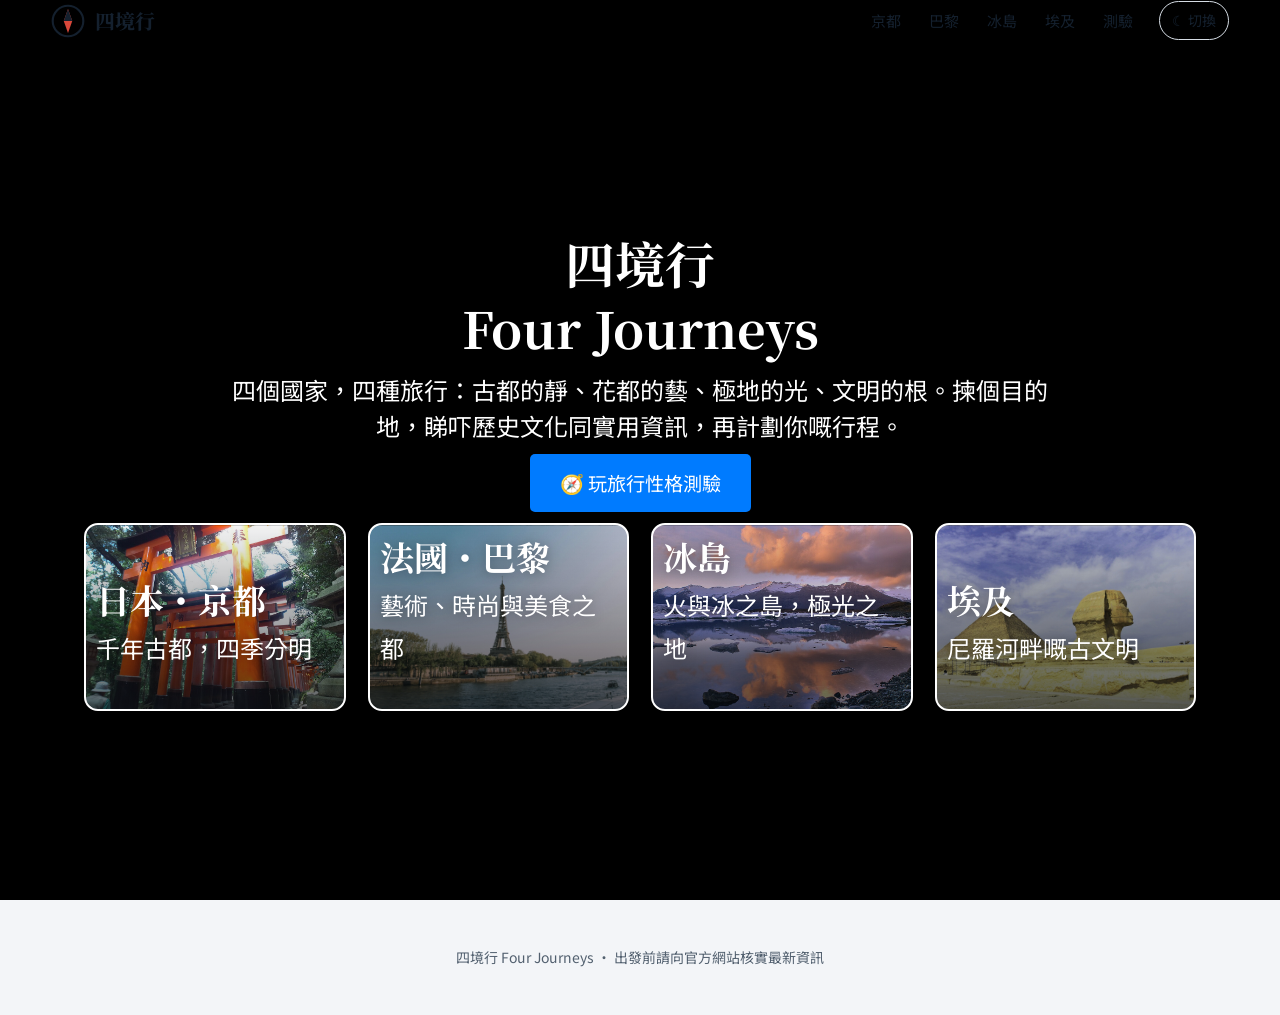
<file: index.html>
<!DOCTYPE html>
<html lang="zh-Hant-HK">
<head>
    <meta charset="utf-8">
    <meta name="viewport" content="width=device-width, initial-scale=1, viewport-fit=cover">
    <title>四境行 Four Journeys｜四個國家嘅旅遊指南</title>
    <meta name="description" content="四境行：日本京都、法國巴黎、冰島、埃及——四個國家嘅歷史文化同旅遊實用資訊。">
    <link rel="stylesheet" href="https://fonts.googleapis.com/css2?family=Noto+Serif+TC:wght@500;800&family=Noto+Sans+TC:wght@400;600&display=swap">
    <link rel="stylesheet" href="css/styles.css">
    <link rel="icon" type="image/svg+xml" href="svg/four-journeys-logo.svg">
</head>

<!-- has-hero：令 header 浮喺影片上面（唔使靠 :has()，舊瀏覽器都得） -->
<body class="has-hero">
    <header>
        <a class="logo" href="index.html" aria-label="四境行 回到主頁"><svg width="34" height="34" viewBox="0 0 40 40" aria-hidden="true"><circle cx="20" cy="20" r="18" fill="none" stroke="currentColor" stroke-width="2.5"/><path d="M20 6l5 14-5 14-5-14z" fill="#d9483b"/><path d="M20 6l5 14h-10z" fill="currentColor"/></svg>四境行</a>
        <nav aria-label="國家導覽">
            <a href="kyoto.html">京都</a>
            <a href="paris.html">巴黎</a>
            <a href="iceland.html">冰島</a>
            <a href="egypt.html">埃及</a>
                <a href="quiz.html">測驗</a>
        </nav>
        <button id="theme" type="button" aria-label="切換深淺色">☾ 切換</button>
    </header>

    <main id="top">
        <section class="hero">

            <video id="heroVideoA" class="hero-video is-active" autoplay muted playsinline preload="auto" aria-hidden="true" src="videos/hero/法國巴黎.mp4"></video>
            <video id="heroVideoB" class="hero-video" muted playsinline preload="auto" aria-hidden="true"></video>

            <div class="hero-overlay"></div>

            <div class="hero-content">

                <div id="center-intro">
                    <h1>四境行<br>Four Journeys</h1>
                    <p>四個國家，四種旅行：古都的靜、花都的藝、極地的光、文明的根。揀個目的地，睇吓歷史文化同實用資訊，再計劃你嘅行程。</p>
                </div>

                <div style="margin:22px 0 4px"><a class="hero-btn" href="quiz.html">🧭 玩旅行性格測驗</a></div>

                <div class="grid">
                    <a class="card kyoto" href="kyoto.html">
                        <div class="t">
                            <h2>日本・京都</h2>
                            <p>千年古都，四季分明</p>
                        </div>
                    </a>

                    <a class="card paris" href="paris.html">
                        <div class="t">
                            <h2>法國・巴黎</h2>
                            <p>藝術、時尚與美食之都</p>
                        </div>
                    </a>

                    <a class="card iceland" href="iceland.html">
                        <div class="t">
                            <h2>冰島</h2>
                            <p>火與冰之島，極光之地</p>
                        </div>
                    </a>

                    <a class="card egypt" href="egypt.html">
                        <div class="t">
                            <h2>埃及</h2>
                            <p>尼羅河畔嘅古文明</p>
                        </div>
                    </a>
                </div>

            </div>
        </section>
    </main>

    <footer>四境行 Four Journeys ・ 出發前請向官方網站核實最新資訊</footer>

    <script src="javascript/javascript.js"></script>
</body>
</html>
</file>
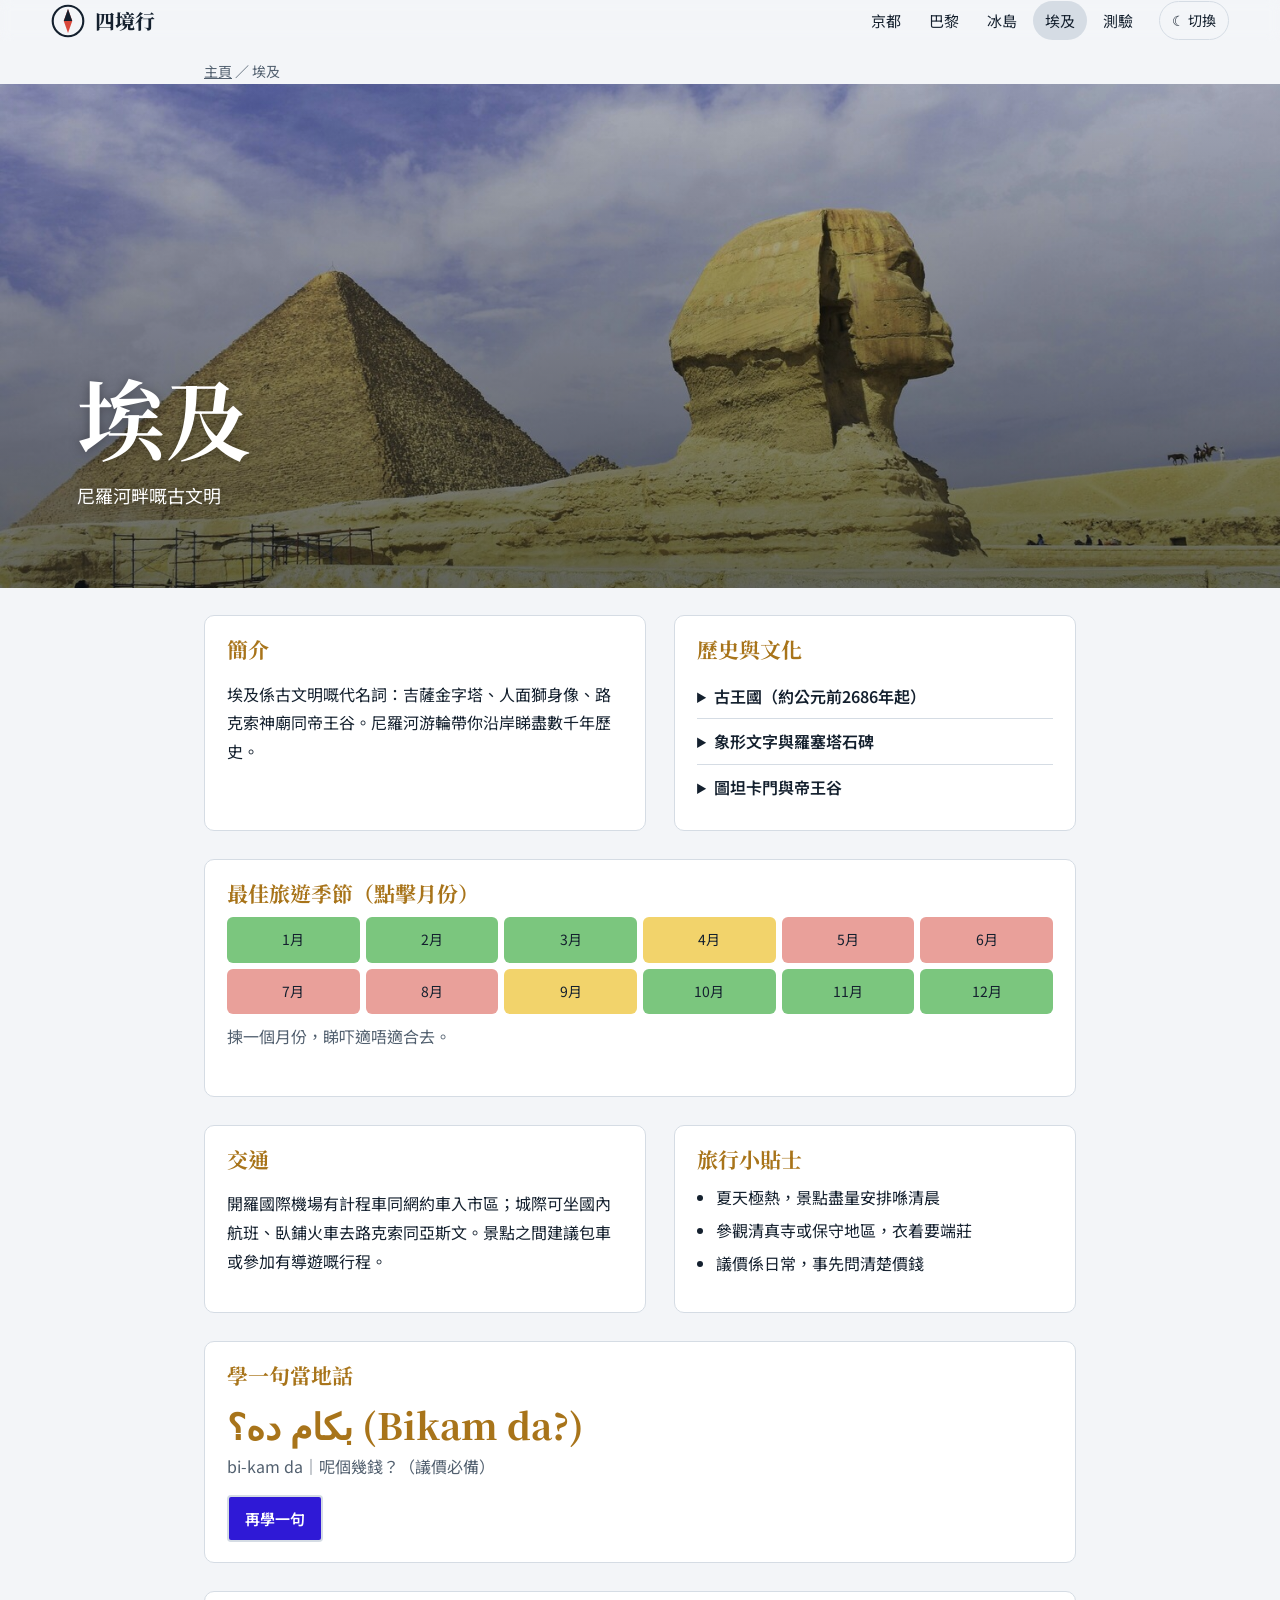
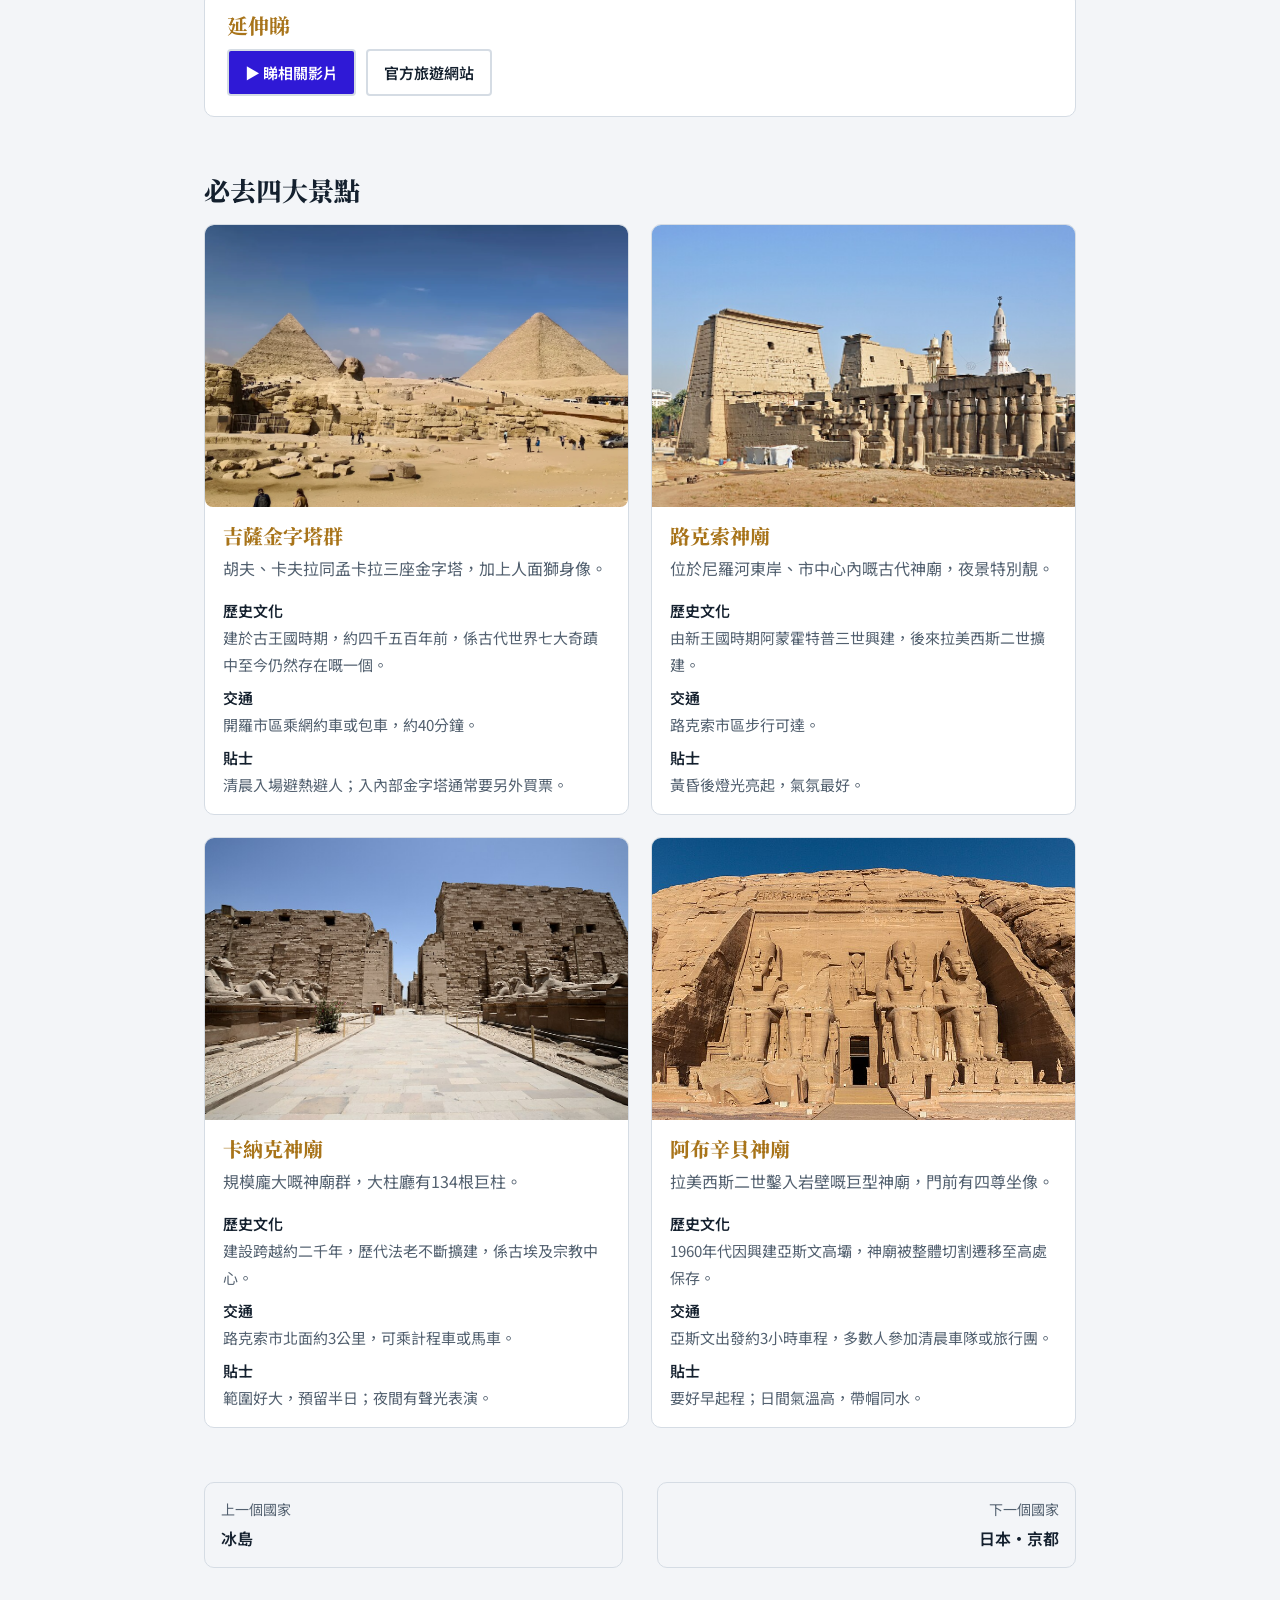
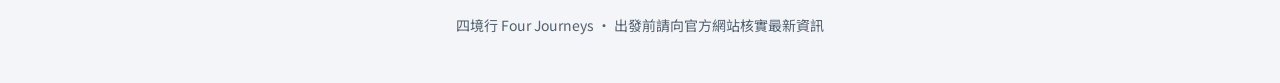
<file: egypt.html>
<!DOCTYPE html>
<html lang="en">
    <head>
        <meta charset="utf-8">
        <meta name="viewport" content="width=device-width, initial-scale=1, viewport-fit=cover">
        <title>埃及｜四境行 Four Journeys</title>
        <meta name="description" content="埃及：埃及係古文明嘅代名詞：吉薩金字塔、人面獅身像、路克索神廟同帝王谷。尼羅河游輪帶你沿岸睇盡數千年歷史。">
        <link rel="stylesheet" href="https://fonts.googleapis.com/css2?family=Noto+Serif+TC:wght@500;800&family=Noto+Sans+TC:wght@400;600&display=swap">
        <link rel="stylesheet" href="css/styles.css">
        <link rel="icon" type="image/svg+xml" href="./svg/four-journeys-logo.svg">

    </head>
    <body class="egypt">
        <header>
            <a class="logo" href="index.html" aria-label="四境行 回到主頁"><svg width="34" height="34" viewBox="0 0 40 40" aria-hidden="true"><circle cx="20" cy="20" r="18" fill="none" stroke="currentColor" stroke-width="2.5"/><path d="M20 6l5 14-5 14-5-14z" fill="#d9483b"/><path d="M20 6l5 14h-10z" fill="currentColor"/></svg>四境行</a>
            <nav aria-label="國家導覽">
                <a href="kyoto.html">京都</a>
                <a href="paris.html">巴黎</a>
                <a href="iceland.html">冰島</a>
                <a href="egypt.html" class="on">埃及</a>
                <a href="quiz.html">測驗</a>
            </nav>
            <button id="theme" aria-label="切換深淺色">☾ 切換</button>
        </header>
        <main>
            <p class="crumb"><a href="index.html">主頁</a> ／ 埃及</p>
            <section class="hero_2" role="img" aria-label="埃及吉薩金字塔同人面獅身像">
                
                <div>
                    <h1>埃及</h1>
                    <p>尼羅河畔嘅古文明</p>
                </div>
            </section>
            <div class="bodyg">
                <div class="box">
                    <h3>簡介</h3>
                    <p>埃及係古文明嘅代名詞：吉薩金字塔、人面獅身像、路克索神廟同帝王谷。尼羅河游輪帶你沿岸睇盡數千年歷史。</p>
                </div>
                <div class="box">
                    <h3>歷史與文化</h3>
                    <details>
                        <summary>古王國（約公元前2686年起）</summary>
                        <p>法老建造金字塔，其中胡夫金字塔曾是世界最高建築逾3800年。</p>
                    </details>
                    <details>
                        <summary>象形文字與羅塞塔石碑</summary>
                        <p>1799年出土嘅羅塞塔石碑，令學者在1822年成功破解象形文字。</p>
                    </details>
                    <details>
                        <summary>圖坦卡門與帝王谷</summary>
                        <p>1922年霍華德·卡特發現圖坦卡門陵墓，震驚世界，亦掀起古埃及熱潮。</p>
                    </details>
                </div>
                <div class="box wide">
                    <h3>最佳旅遊季節（點擊月份）</h3>
                    <div class="m" id="monthGrid">
                        <button class="r3" aria-pressed="false" data-i="0">1月</button>
                        <button class="r3" aria-pressed="false" data-i="1">2月</button>
                        <button class="r3" aria-pressed="false" data-i="2">3月</button>
                        <button class="r2" aria-pressed="false" data-i="3">4月</button>
                        <button class="r1" aria-pressed="false" data-i="4">5月</button>
                        <button class="r1" aria-pressed="false" data-i="5">6月</button>
                        <button class="r1" aria-pressed="false" data-i="6">7月</button>
                        <button class="r1" aria-pressed="false" data-i="7">8月</button>
                        <button class="r2" aria-pressed="false" data-i="8">9月</button>
                        <button class="r3" aria-pressed="false" data-i="9">10月</button>
                        <button class="r3" aria-pressed="false" data-i="10">11月</button>
                        <button class="r3" aria-pressed="false" data-i="11">12月</button>
                    </div>
                    <p class="note" aria-live="polite">揀一個月份，睇吓適唔適合去。</p>
                </div>
                <div class="box">
                    <h3>交通</h3>
                    <p>開羅國際機場有計程車同網約車入市區；城際可坐國內航班、臥鋪火車去路克索同亞斯文。景點之間建議包車或參加有導遊嘅行程。</p>
                </div>
                <div class="box">
                    <h3>旅行小貼士</h3>
                    <ul>
                        <li>夏天極熱，景點盡量安排喺清晨</li>
                        <li>參觀清真寺或保守地區，衣着要端莊</li>
                        <li>議價係日常，事先問清楚價錢</li>
                    </ul>
                </div>
                <div class="box wide" id="phraseBox">
                    <h3>學一句當地話</h3>
                    <p class="phrase" id="phraseText" aria-live="polite"></p>
                    <p class="phrase-sub" id="phraseSub"></p>
                    <div class="btns">
                        <a href="#" id="phraseBtn">再學一句</a>
                        <!-- <a href="#" class="o" id="phraseSay" hidden>🔊 聽發音</a> -->
                    </div>
                </div>
                <div class="box wide">
                    <h3>延伸睇</h3>
                    <div class="btns">
                        <a href="https://www.youtube.com/results?search_query=埃及+旅遊+介紹" target="_blank" rel="noopener">▶ 睇相關影片</a>
                        <a class="o" href="https://egymonuments.gov.eg/" target="_blank" rel="noopener">官方旅遊網站</a>
                    </div>
                </div>
            </div>
            <section class="atts" id="spots">
                <h3>必去四大景點</h3>
                <div class="attg">
                    <article class="att">

                        <!-- <div class="ph">
                            <img src="./images/吉薩金字塔群_01.jpg" alt="吉薩金字塔群" loading="lazy" onerror="this.hidden=true;this.nextElementSibling.hidden=false">
                            <a href="" target="_blank" rel="noopener" hidden>相片未能載入，按此喺 Wikimedia Commons 搜尋</a>
                        </div> -->


                         <div class="media-hover-container">
                        <!-- Static Image -->
                        <div class="ph">
                            <img src="./images/吉薩金字塔群_01.jpg" alt="吉薩金字塔群" loading="lazy" onerror="this.hidden=true;this.nextElementSibling.hidden=false">
                        
                        </div>
                        
                        <!-- Video (Hidden by default) -->
                        <video class="hover-video" muted loop playsinline preload="metadata">
                            <source src="./videos/spots/埃及/吉薩金字塔群3.mp4" type="video/mp4">
                        </video>
                        </div>


                        <h4>吉薩金字塔群</h4>
                        <p>胡夫、卡夫拉同孟卡拉三座金字塔，加上人面獅身像。</p>
                        <dl>
                            <dt>歷史文化</dt>
                            <dd>建於古王國時期，約四千五百年前，係古代世界七大奇蹟中至今仍然存在嘅一個。</dd>
                            <dt>交通</dt>
                            <dd>開羅市區乘網約車或包車，約40分鐘。</dd>
                            <dt>貼士</dt>
                            <dd>清晨入場避熱避人；入內部金字塔通常要另外買票。</dd>
                        </dl>
                    </article>
                    <article class="att">
                        <div class="ph">
                            <img src="./images/路克索神廟.jpg" alt="路克索神廟" loading="lazy" onerror="this.hidden=true;this.nextElementSibling.hidden=false">
                            <a href="" target="_blank" rel="noopener" hidden>相片未能載入，按此喺 Wikimedia Commons 搜尋</a>
                        </div>
                        <h4>路克索神廟</h4>
                        <p>位於尼羅河東岸、市中心內嘅古代神廟，夜景特別靚。</p>
                        <dl>
                            <dt>歷史文化</dt>
                            <dd>由新王國時期阿蒙霍特普三世興建，後來拉美西斯二世擴建。</dd>
                            <dt>交通</dt>
                            <dd>路克索市區步行可達。</dd>
                            <dt>貼士</dt>
                            <dd>黃昏後燈光亮起，氣氛最好。</dd>
                        </dl>
                    </article>
                    <article class="att">
                        <div class="ph">
                            <img src="./images/卡納克神廟.jpg" alt="卡納克神廟" loading="lazy" onerror="this.hidden=true;this.nextElementSibling.hidden=false">
                            <a href="" target="_blank" rel="noopener" hidden>相片未能載入，按此喺 Wikimedia Commons 搜尋</a>
                        </div>
                        <h4>卡納克神廟</h4>
                        <p>規模龐大嘅神廟群，大柱廳有134根巨柱。</p>
                        <dl>
                            <dt>歷史文化</dt>
                            <dd>建設跨越約二千年，歷代法老不斷擴建，係古埃及宗教中心。</dd>
                            <dt>交通</dt>
                            <dd>路克索市北面約3公里，可乘計程車或馬車。</dd>
                            <dt>貼士</dt>
                            <dd>範圍好大，預留半日；夜間有聲光表演。</dd>
                        </dl>
                    </article>
                    <article class="att">
                        <div class="ph">
                            <img src="./images/阿布辛貝神廟.jpg" alt="阿布辛貝神廟" loading="lazy" onerror="this.hidden=true;this.nextElementSibling.hidden=false">
                            <a href="" target="_blank" rel="noopener" hidden>相片未能載入，按此喺 Wikimedia Commons 搜尋</a>
                        </div>
                        <h4>阿布辛貝神廟</h4>
                        <p>拉美西斯二世鑿入岩壁嘅巨型神廟，門前有四尊坐像。</p>
                        <dl>
                            <dt>歷史文化</dt>
                            <dd>1960年代因興建亞斯文高壩，神廟被整體切割遷移至高處保存。</dd>
                            <dt>交通</dt>
                            <dd>亞斯文出發約3小時車程，多數人參加清晨車隊或旅行團。</dd>
                            <dt>貼士</dt>
                            <dd>要好早起程；日間氣溫高，帶帽同水。</dd>
                        </dl>
                    </article>
                </div>
            </section>
            <nav class="pager" aria-label="上一個／下一個國家">
                <a href="iceland.html">上一個國家<span>冰島</span></a>
                <a class="next" href="kyoto.html">下一個國家<span>日本・京都</span></a>
            </nav>
        </main>
        <footer>四境行 Four Journeys ・ 出發前請向官方網站核實最新資訊</footer>
        <script src="javascript/javascript.js"></script>
        <script>
            const NT = {1: "酷熱（部分地區超過40°C），遊覽要小心中暑。", 2: "氣溫過渡，早晚較舒服。", 3: "天氣涼爽乾爽，最適合遊覽古蹟同尼羅河。"};
            const MO = ['1月', '2月', '3月', '4月', '5月', '6月', '7月', '8月', '9月', '10月', '11月', '12月'];
            const grid = document.getElementById('monthGrid');
            grid.addEventListener('click', ev => {
                const b = ev.target.closest('button');
                if (!b) return;
                grid.querySelectorAll('button').forEach(x => x.setAttribute('aria-pressed','false'));
                b.setAttribute('aria-pressed','true');
                const cls = [...b.classList].find(x => x.startsWith('r'));
                const r = cls ? cls.slice(1) : '2';
                const label = {'1':'不太建議。','2':'普通。','3':'最推薦。'}[r];
                grid.nextElementSibling.textContent = MO[+b.dataset.i] + '：' + label + (NT[r] || '');
            });
        </script>
    </body>
</html>
</file>
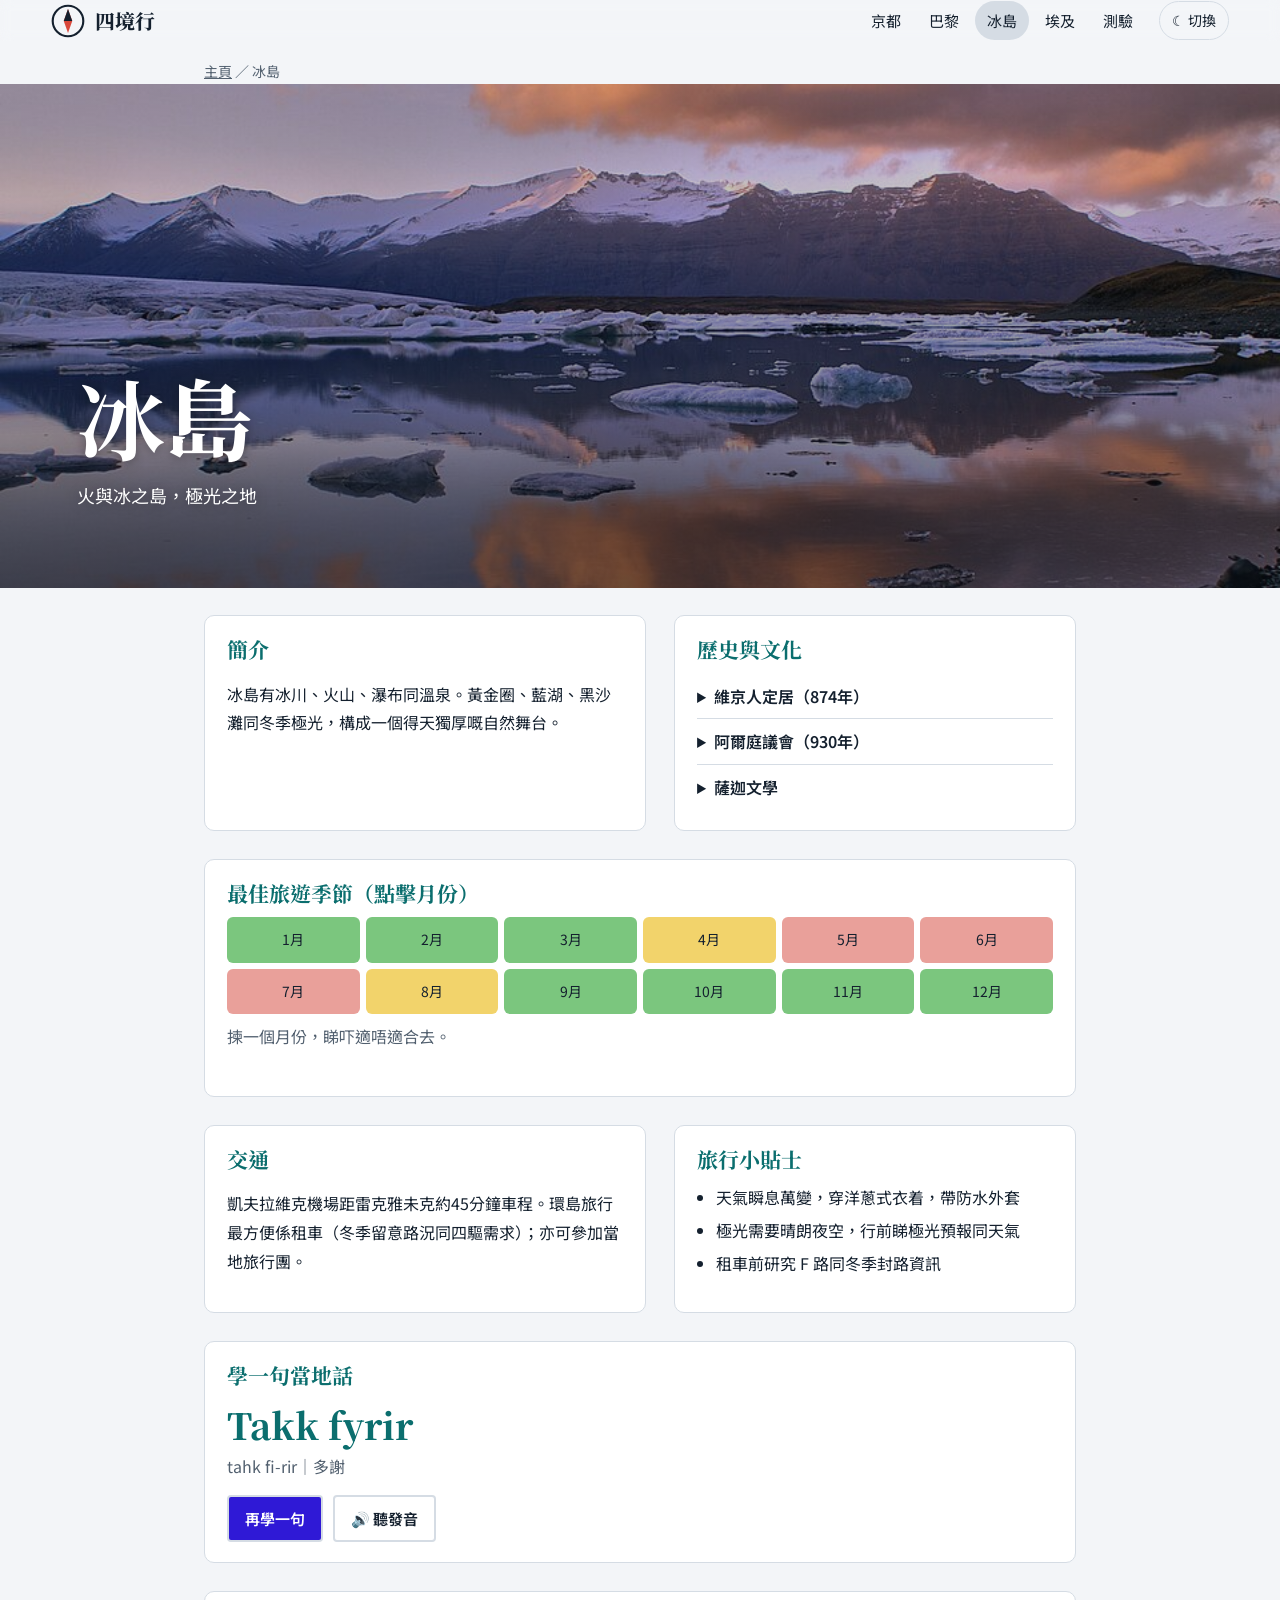
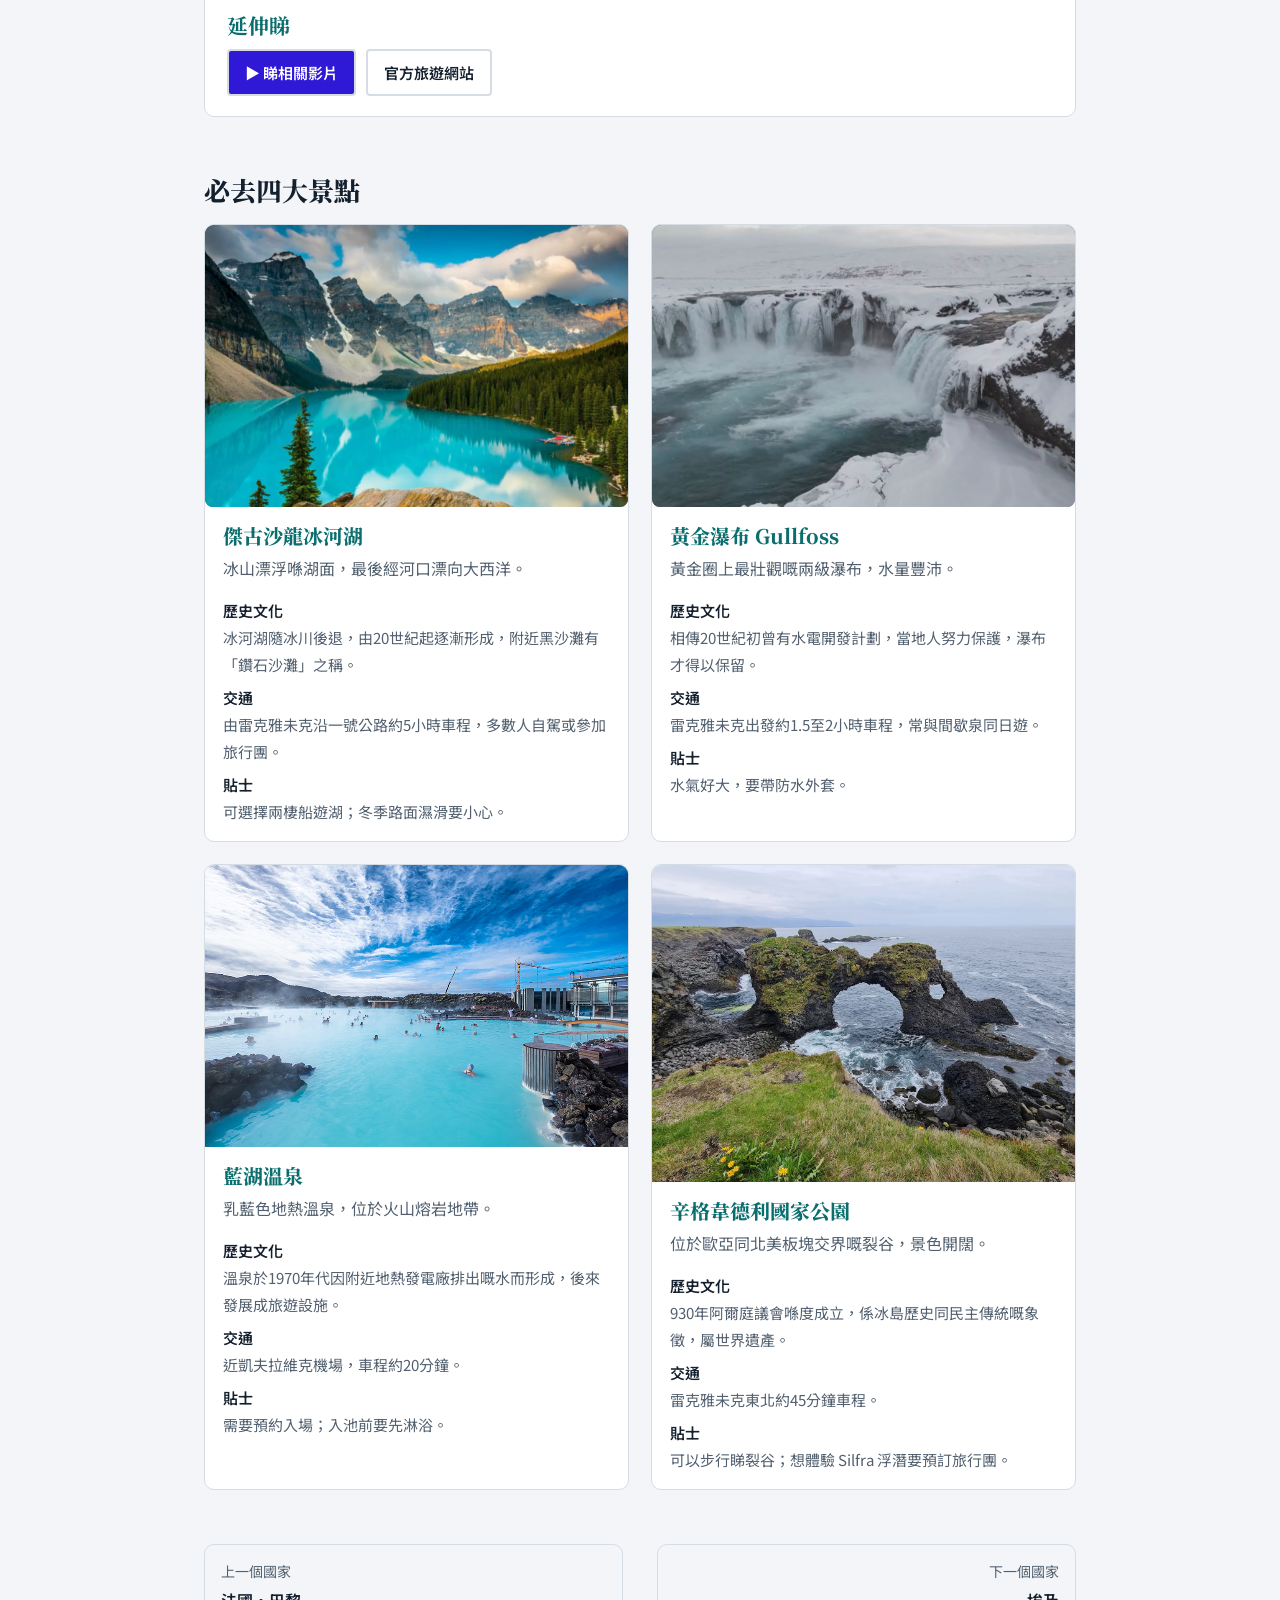
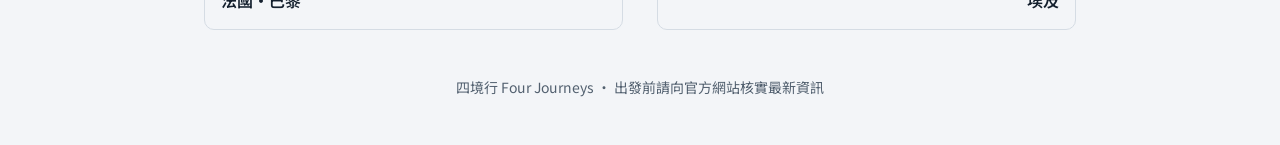
<file: iceland.html>
<!DOCTYPE html>
<html lang="en">
    <head>
        <meta charset="utf-8">
        <meta name="viewport" content="width=device-width, initial-scale=1, viewport-fit=cover">
        <title>冰島｜四境行 Four Journeys</title>
        <meta name="description" content="冰島：冰島有冰川、火山、瀑布同溫泉。黃金圈、藍湖、黑沙灘同冬季極光，構成一個得天獨厚嘅自然舞台。">
        <link rel="stylesheet" href="https://fonts.googleapis.com/css2?family=Noto+Serif+TC:wght@500;800&family=Noto+Sans+TC:wght@400;600&display=swap">
        <link rel="stylesheet" href="css/styles.css">
        <link rel="icon" type="image/svg+xml" href="./svg/four-journeys-logo.svg">

    </head>
    <body class="iceland">
        <header>
            <a class="logo" href="index.html" aria-label="四境行 回到主頁"><svg width="34" height="34" viewBox="0 0 40 40" aria-hidden="true"><circle cx="20" cy="20" r="18" fill="none" stroke="currentColor" stroke-width="2.5"/><path d="M20 6l5 14-5 14-5-14z" fill="#d9483b"/><path d="M20 6l5 14h-10z" fill="currentColor"/></svg>四境行</a>
            <nav aria-label="國家導覽">
                <a href="kyoto.html">京都</a>
                <a href="paris.html">巴黎</a>
                <a href="iceland.html" class="on">冰島</a>
                <a href="egypt.html">埃及</a>
                <a href="quiz.html">測驗</a>
            </nav>
            <button id="theme" aria-label="切換深淺色">☾ 切換</button>
        </header>
        <main>
            <p class="crumb"><a href="index.html">主頁</a> ／ 冰島</p>
            <section class="hero_2" role="img" aria-label="冰島傑古沙龍冰河湖">
               
                <div>
                    <h1>冰島</h1>
                    <p>火與冰之島，極光之地</p>
                </div>
            </section>
            <div class="bodyg">
                <div class="box">
                    <h3>簡介</h3>
                    <p>冰島有冰川、火山、瀑布同溫泉。黃金圈、藍湖、黑沙灘同冬季極光，構成一個得天獨厚嘅自然舞台。</p>
                </div>
                <div class="box">
                    <h3>歷史與文化</h3>
                    <details>
                        <summary>維京人定居（874年）</summary>
                        <p>挪威人英格爾夫·阿納森傳統上被視為首位定居者，首都雷克雅未克因而得名「冒煙灣」。</p>
                    </details>
                    <details>
                        <summary>阿爾庭議會（930年）</summary>
                        <p>辛格韋德利成立阿爾庭，係世界最古老嘅議會之一，今日屬世界遺產。</p>
                    </details>
                    <details>
                        <summary>薩迦文學</summary>
                        <p>中世紀冰島人以古諾斯語寫下薩迦，保存北歐神話同歷史，至今影響冰島人嘅文化自豪感。</p>
                    </details>
                </div>
                <div class="box wide">
                    <h3>最佳旅遊季節（點擊月份）</h3>
                    <div class="m" id="monthGrid">
                        <button class="r3" aria-pressed="false" data-i="0">1月</button>
                        <button class="r3" aria-pressed="false" data-i="1">2月</button>
                        <button class="r3" aria-pressed="false" data-i="2">3月</button>
                        <button class="r2" aria-pressed="false" data-i="3">4月</button>
                        <button class="r1" aria-pressed="false" data-i="4">5月</button>
                        <button class="r1" aria-pressed="false" data-i="5">6月</button>
                        <button class="r1" aria-pressed="false" data-i="6">7月</button>
                        <button class="r2" aria-pressed="false" data-i="7">8月</button>
                        <button class="r3" aria-pressed="false" data-i="8">9月</button>
                        <button class="r3" aria-pressed="false" data-i="9">10月</button>
                        <button class="r3" aria-pressed="false" data-i="10">11月</button>
                        <button class="r3" aria-pressed="false" data-i="11">12月</button>
                    </div>
                    <p class="note" aria-live="polite">揀一個月份，睇吓適唔適合去。</p>
                </div>
                <div class="box">
                    <h3>交通</h3>
                    <p>凱夫拉維克機場距雷克雅未克約45分鐘車程。環島旅行最方便係租車（冬季留意路況同四驅需求）；亦可參加當地旅行團。</p>
                </div>
                <div class="box">
                    <h3>旅行小貼士</h3>
                    <ul>
                        <li>天氣瞬息萬變，穿洋蔥式衣着，帶防水外套</li>
                        <li>極光需要晴朗夜空，行前睇極光預報同天氣</li>
                        <li>租車前研究 F 路同冬季封路資訊</li>
                    </ul>
                </div>
                <div class="box wide" id="phraseBox">
                    <h3>學一句當地話</h3>
                    <p class="phrase" id="phraseText" aria-live="polite"></p>
                    <p class="phrase-sub" id="phraseSub"></p>
                    <div class="btns">
                        <a href="#" id="phraseBtn">再學一句</a>
                        <a href="#" class="o" id="phraseSay" hidden>🔊 聽發音</a>
                    </div>
                </div>
                <div class="box wide">
                    <h3>延伸睇</h3>
                    <div class="btns">
                        <a href="https://www.youtube.com/results?search_query=冰島+旅遊+介紹" target="_blank" rel="noopener">▶ 睇相關影片</a>
                        <a class="o" href="https://www.visiticeland.com/" target="_blank" rel="noopener">官方旅遊網站</a>
                    </div>
                </div>
            </div>
            <section class="atts" id="spots">
                <h3>必去四大景點</h3>
                <div class="attg">
                    <article class="att">
                        
                        <!-- <div class="ph">
                            <img src="./images/傑古沙龍冰河湖.jpg" alt="傑古沙龍冰河湖" loading="lazy" onerror="this.hidden=true;this.nextElementSibling.hidden=false">
                        </div> -->

                        <div class="media-hover-container">
                        <!-- Static Image -->
                        <div class="ph">
                            <img class="static-image" src="./images/傑古沙龍冰河湖_video.png" alt="傑古沙龍冰河湖" loading="lazy" onerror="this.hidden=true;this.nextElementSibling.hidden=false">
                        </div>
                        
                        <!-- Video (Hidden by default) -->
                        <video class="hover-video" muted loop playsinline preload="metadata">
                            <source src="./videos/spots/冰島/傑古沙龍冰河湖.mp4" type="video/mp4">
                        </video>
                        </div>

                        <h4>傑古沙龍冰河湖</h4>
                        <p>冰山漂浮喺湖面，最後經河口漂向大西洋。</p>
                        <dl>
                            <dt>歷史文化</dt>
                            <dd>冰河湖隨冰川後退，由20世紀起逐漸形成，附近黑沙灘有「鑽石沙灘」之稱。</dd>
                            <dt>交通</dt>
                            <dd>由雷克雅未克沿一號公路約5小時車程，多數人自駕或參加旅行團。</dd>
                            <dt>貼士</dt>
                            <dd>可選擇兩棲船遊湖；冬季路面濕滑要小心。</dd>
                        </dl>
                    </article>
                    <article class="att">
                        
                        <!-- <div class="ph">
                            <img src="./images/黃金瀑布.jpg" alt="黃金瀑布 Gullfoss" loading="lazy" onerror="this.hidden=true;this.nextElementSibling.hidden=false">
                        </div> -->

                        <div class="media-hover-container">
                        <!-- Static Image -->
                        <div class="ph">
                            <img class="static-image" src="./images/冰島_05_video.png" alt="黃金瀑布 Gullfoss" loading="lazy" onerror="this.hidden=true;this.nextElementSibling.hidden=false">
                        </div>
                        
                        <!-- Video (Hidden by default) -->
                        <video class="hover-video" muted loop playsinline preload="metadata">
                            <source src="./videos/spots/冰島/冰島_05.mp4" type="video/mp4">
                        </video>
                        </div>
                        
                        <h4>黃金瀑布 Gullfoss</h4>
                        <p>黃金圈上最壯觀嘅兩級瀑布，水量豐沛。</p>
                        <dl>
                            <dt>歷史文化</dt>
                            <dd>相傳20世紀初曾有水電開發計劃，當地人努力保護，瀑布才得以保留。</dd>
                            <dt>交通</dt>
                            <dd>雷克雅未克出發約1.5至2小時車程，常與間歇泉同日遊。</dd>
                            <dt>貼士</dt>
                            <dd>水氣好大，要帶防水外套。</dd>
                        </dl>
                    </article>
                    <article class="att">
                        <div class="ph">
                            <img src="./images/藍湖溫泉.jpg" alt="藍湖溫泉" loading="lazy" onerror="this.hidden=true;this.nextElementSibling.hidden=false">
                        </div>
                        <h4>藍湖溫泉</h4>
                        <p>乳藍色地熱溫泉，位於火山熔岩地帶。</p>
                        <dl>
                            <dt>歷史文化</dt>
                            <dd>溫泉於1970年代因附近地熱發電廠排出嘅水而形成，後來發展成旅遊設施。</dd>
                            <dt>交通</dt>
                            <dd>近凱夫拉維克機場，車程約20分鐘。</dd>
                            <dt>貼士</dt>
                            <dd>需要預約入場；入池前要先淋浴。</dd>
                        </dl>
                    </article>
                    <article class="att">
                        <div class="ph">
                            <img src="./images/辛格韋德利國家公園01.jpg" alt="辛格韋德利國家公園" loading="lazy" onerror="this.hidden=true;this.nextElementSibling.hidden=false">
                        </div>
                        <h4>辛格韋德利國家公園</h4>
                        <p>位於歐亞同北美板塊交界嘅裂谷，景色開闊。</p>
                        <dl>
                            <dt>歷史文化</dt>
                            <dd>930年阿爾庭議會喺度成立，係冰島歷史同民主傳統嘅象徵，屬世界遺產。</dd>
                            <dt>交通</dt>
                            <dd>雷克雅未克東北約45分鐘車程。</dd>
                            <dt>貼士</dt>
                            <dd>可以步行睇裂谷；想體驗 Silfra 浮潛要預訂旅行團。</dd>
                        </dl>
                    </article>
                </div>
            </section>
            <nav class="pager" aria-label="上一個／下一個國家">
                <a href="paris.html">上一個國家<span>法國・巴黎</span></a>
                <a class="next" href="egypt.html">下一個國家<span>埃及</span></a>
            </nav>
        </main>
        <footer>四境行 Four Journeys ・ 出發前請向官方網站核實最新資訊</footer>
        <script src="javascript/javascript.js"></script>
        <script>
            const NT = {1: "夏季有午夜陽光，可去高地同賞鯨，但睇唔到極光。", 2: "過渡季節，天氣多變。", 3: "夜晚夠黑，係追極光嘅季節（約9月至3月）。"};
            const MO = ['1月', '2月', '3月', '4月', '5月', '6月', '7月', '8月', '9月', '10月', '11月', '12月'];
            const grid = document.getElementById('monthGrid');
            grid.addEventListener('click', ev => {
                const b = ev.target.closest('button');
                if (!b) return;
                grid.querySelectorAll('button').forEach(x => x.setAttribute('aria-pressed','false'));
                b.setAttribute('aria-pressed','true');
                const cls = [...b.classList].find(x => x.startsWith('r'));
                const r = cls ? cls.slice(1) : '2';
                const label = {'1':'不太建議。','2':'普通。','3':'最推薦。'}[r];
                grid.nextElementSibling.textContent = MO[+b.dataset.i] + '：' + label + (NT[r] || '');
            });
        </script>
    </body>
</html>
</file>
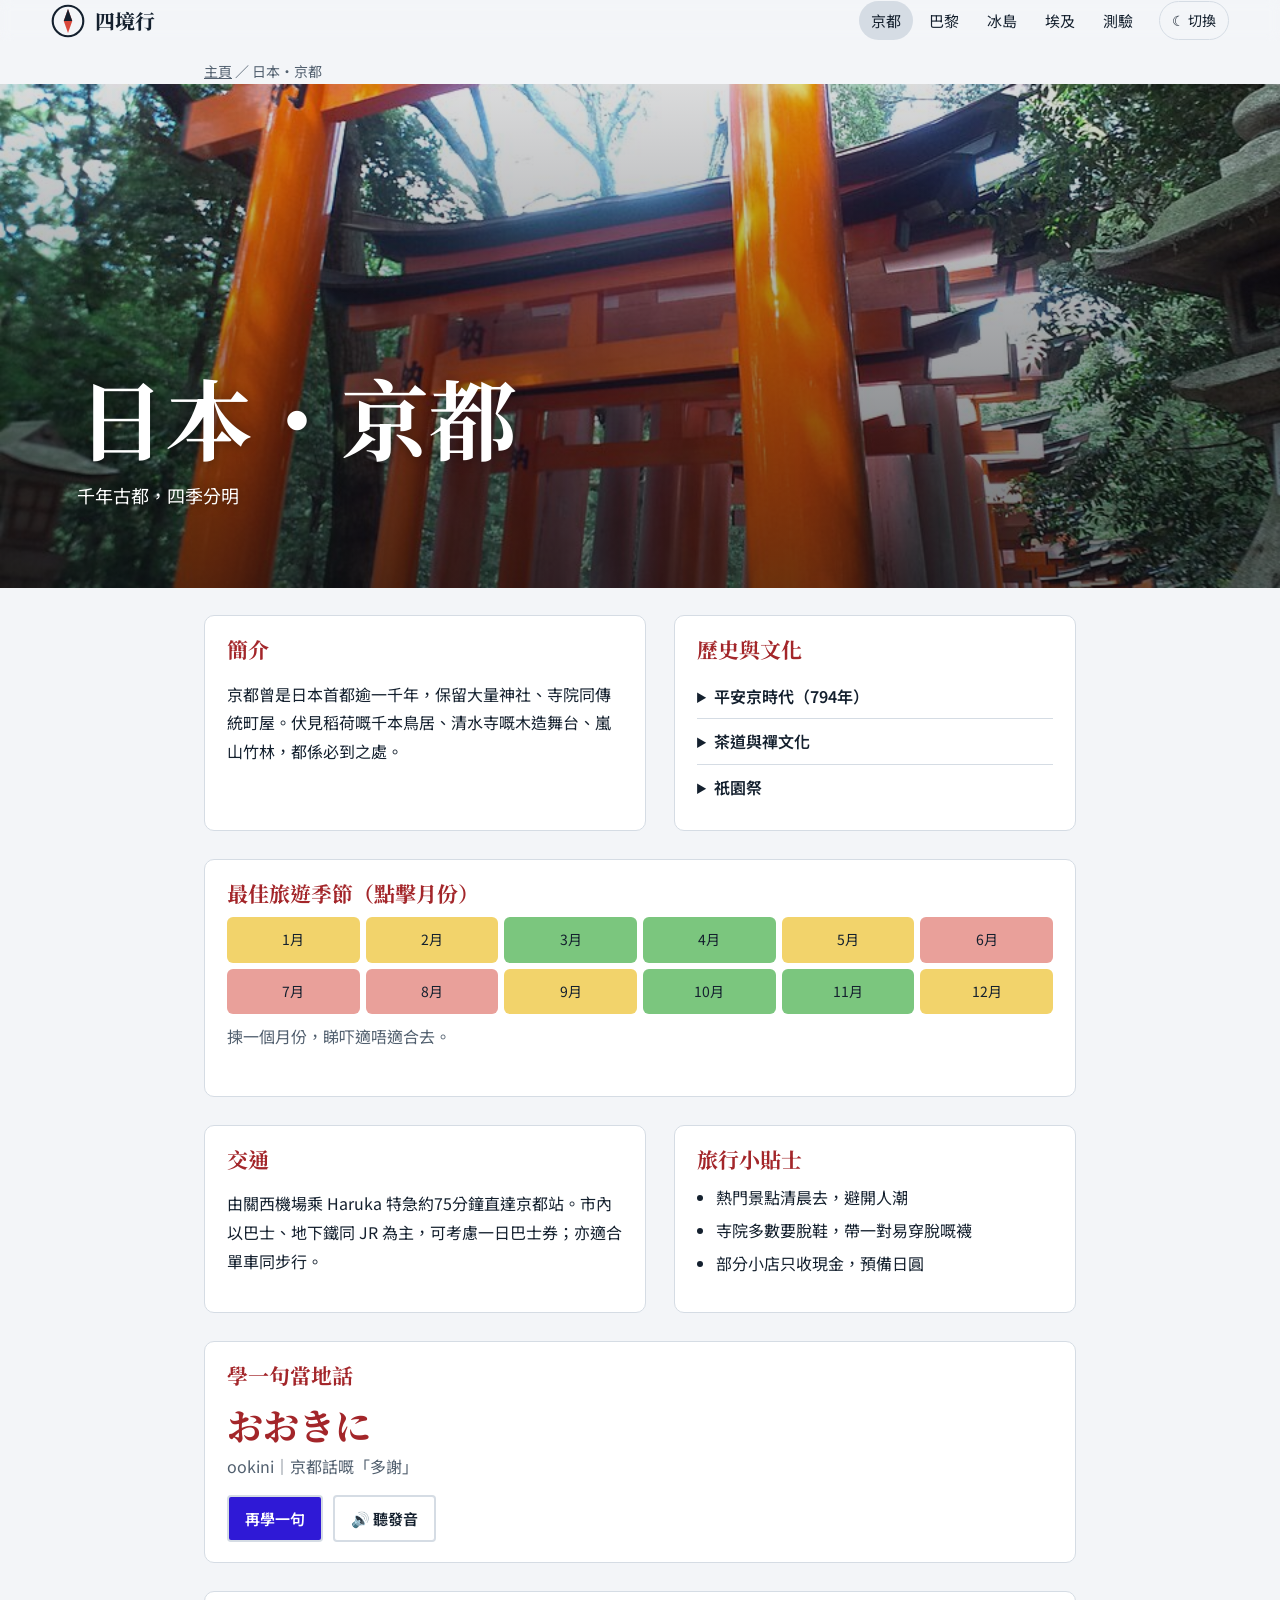
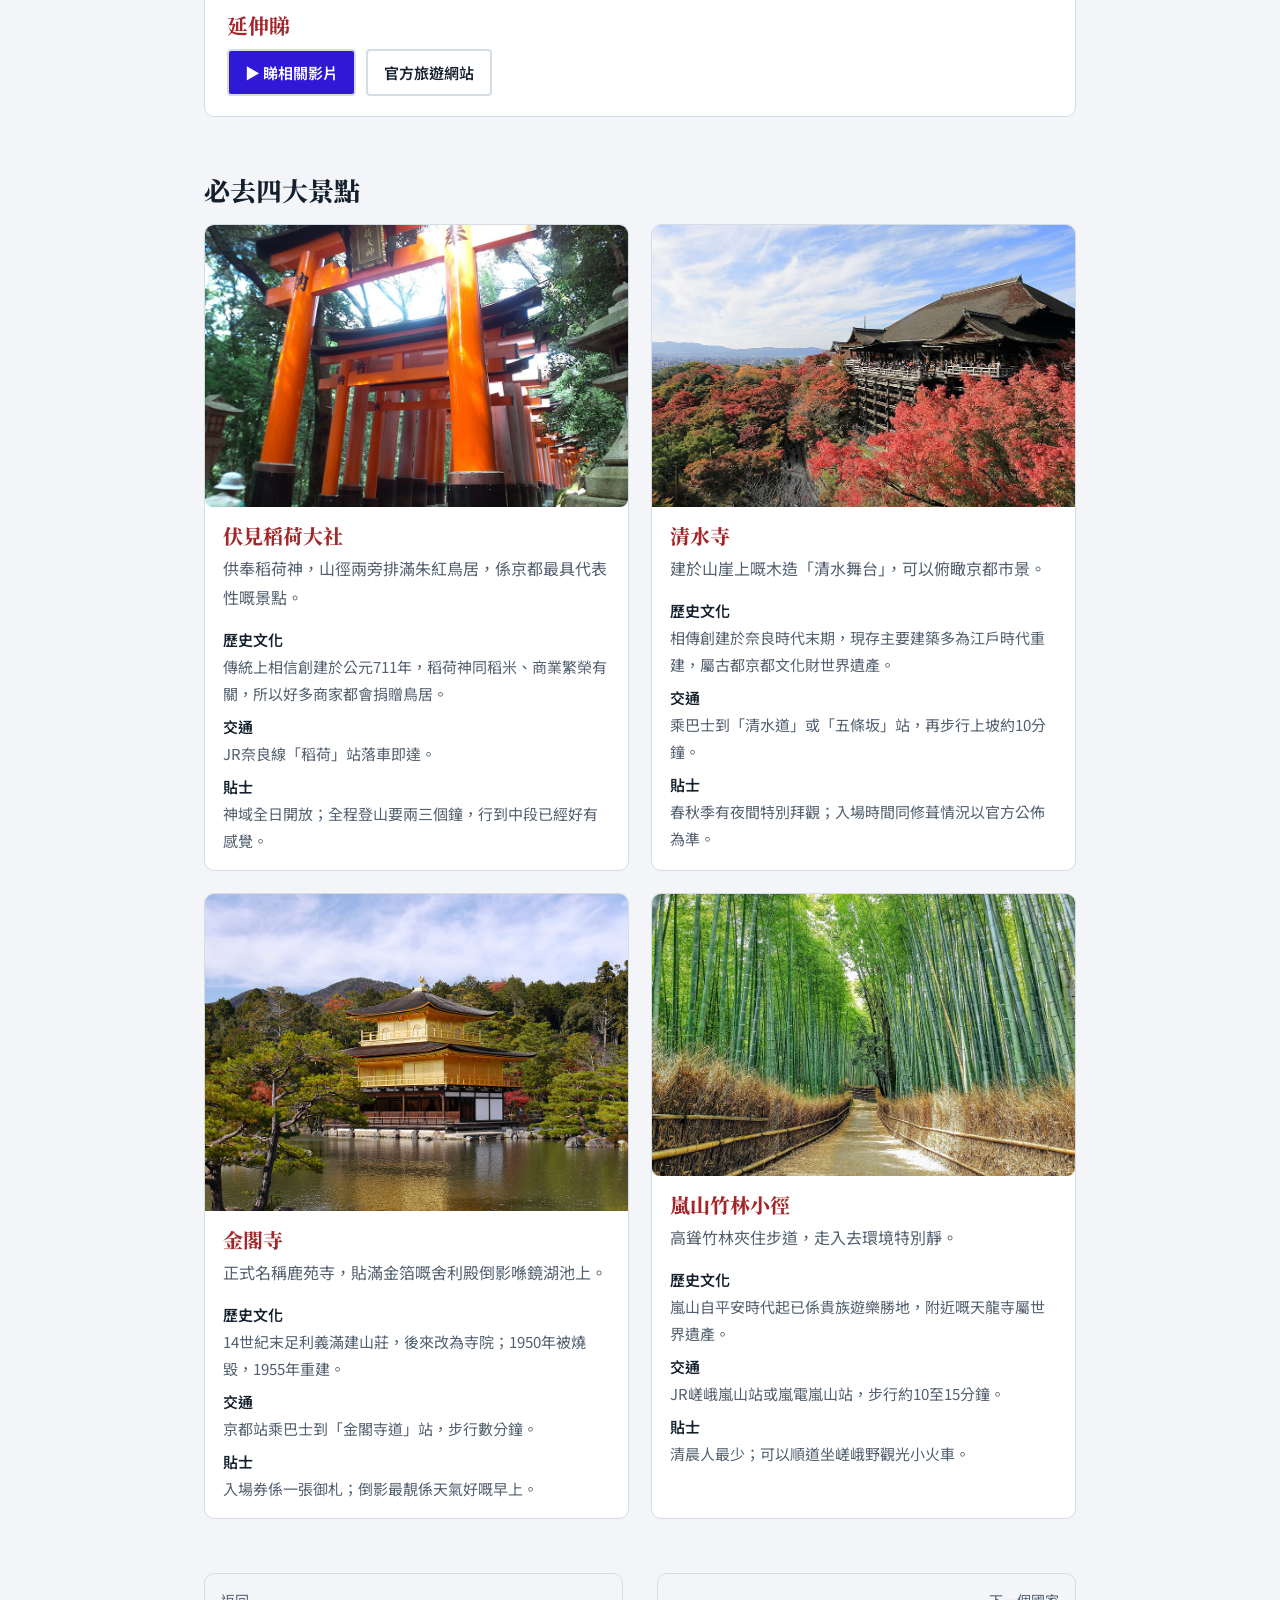
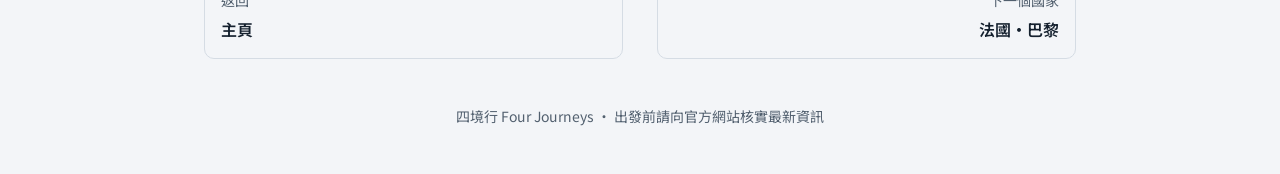
<file: kyoto.html>
<!DOCTYPE html>
<html lang="en">
    <head>
        <meta charset="utf-8">
        <meta name="viewport" content="width=device-width, initial-scale=1, viewport-fit=cover">
        <title>日本・京都｜四境行 Four Journeys</title>
        <meta name="description" content="日本・京都：京都曾是日本首都逾一千年，保留大量神社、寺院同傳統町屋。伏見稻荷嘅千本鳥居、清水寺嘅木造舞台、嵐山竹林，都係必到之處。">
        <link rel="stylesheet" href="https://fonts.googleapis.com/css2?family=Noto+Serif+TC:wght@500;800&family=Noto+Sans+TC:wght@400;600&display=swap">
        <link rel="stylesheet" href="css/styles.css">
        <link rel="icon" type="image/svg+xml" href="./svg/four-journeys-logo.svg">

    </head>
    <body class="kyoto">

        <header>
            <a class="logo" href="index.html" aria-label="四境行 回到主頁"><svg width="34" height="34" viewBox="0 0 40 40" aria-hidden="true"><circle cx="20" cy="20" r="18" fill="none" stroke="currentColor" stroke-width="2.5"/><path d="M20 6l5 14-5 14-5-14z" fill="#d9483b"/><path d="M20 6l5 14h-10z" fill="currentColor"/></svg>四境行</a>
            <nav aria-label="國家導覽">
                <a href="kyoto.html" class="on">京都</a>
                <a href="paris.html">巴黎</a>
                <a href="iceland.html">冰島</a>
                <a href="egypt.html">埃及</a>
                <a href="quiz.html">測驗</a>
            </nav>
            <button id="theme" aria-label="切換深淺色">☾ 切換</button>
        </header>
        <main>
            <p class="crumb"><a href="index.html">主頁</a> ／ 日本・京都</p>
            <section class="hero_2" role="img" aria-label="京都伏見稻荷大社嘅千本鳥居">
                <div>
                    <h1>日本・京都</h1>
                    <p>千年古都，四季分明</p>
                </div>
            </section>
            <div class="bodyg">
                <div class="box">
                    <h3>簡介</h3>
                    <p>京都曾是日本首都逾一千年，保留大量神社、寺院同傳統町屋。伏見稻荷嘅千本鳥居、清水寺嘅木造舞台、嵐山竹林，都係必到之處。</p>
                </div>
                <div class="box">
                    <h3>歷史與文化</h3>
                    <details>
                        <summary>平安京時代（794年）</summary>
                        <p>桓武天皇遷都平安京，京都由此成為日本政治同文化中心，直至1868年。</p>
                    </details>
                    <details>
                        <summary>茶道與禪文化</summary>
                        <p>室町時代起，禪宗同茶道深刻影響京都生活美學，至今仍可體驗茶席。</p>
                    </details>
                    <details>
                        <summary>祇園祭</summary>
                        <p>每年7月舉行，歷史逾千年，以山鉾巡行聞名，係京都最盛大嘅祭典。</p>
                    </details>
                </div>
                <div class="box wide">
                    <h3>最佳旅遊季節（點擊月份）</h3>
                    <div class="m" id="monthGrid">
                        <button class="r2" aria-pressed="false" data-i="0">1月</button>
                        <button class="r2" aria-pressed="false" data-i="1">2月</button>
                        <button class="r3" aria-pressed="false" data-i="2">3月</button>
                        <button class="r3" aria-pressed="false" data-i="3">4月</button>
                        <button class="r2" aria-pressed="false" data-i="4">5月</button>
                        <button class="r1" aria-pressed="false" data-i="5">6月</button>
                        <button class="r1" aria-pressed="false" data-i="6">7月</button>
                        <button class="r1" aria-pressed="false" data-i="7">8月</button>
                        <button class="r2" aria-pressed="false" data-i="8">9月</button>
                        <button class="r3" aria-pressed="false" data-i="9">10月</button>
                        <button class="r3" aria-pressed="false" data-i="10">11月</button>
                        <button class="r2" aria-pressed="false" data-i="11">12月</button>
                    </div>
                    <p class="note" aria-live="polite">揀一個月份，睇吓適唔適合去。</p>
                </div>
                <div class="box">
                    <h3>交通</h3>
                    <p>由關西機場乘 Haruka 特急約75分鐘直達京都站。市內以巴士、地下鐵同 JR 為主，可考慮一日巴士券；亦適合單車同步行。</p>
                </div>
                <div class="box">
                    <h3>旅行小貼士</h3>
                    <ul>
                        <li>熱門景點清晨去，避開人潮</li>
                        <li>寺院多數要脫鞋，帶一對易穿脫嘅襪</li>
                        <li>部分小店只收現金，預備日圓</li>
                    </ul>
                </div>
                <div class="box wide" id="phraseBox">
                    <h3>學一句當地話</h3>
                    <p class="phrase" id="phraseText" aria-live="polite"></p>
                    <p class="phrase-sub" id="phraseSub"></p>
                    <div class="btns">
                        <a href="#" id="phraseBtn">再學一句</a>
                        <a href="#" class="o" id="phraseSay" hidden>🔊 聽發音</a>
                    </div>
                </div>
                <div class="box wide">
                    <h3>延伸睇</h3>
                    <div class="btns">
                        <a href="https://www.youtube.com/results?search_query=京都+旅遊+介紹" target="_blank" rel="noopener">▶ 睇相關影片</a>
                        <a class="o" href="https://kyoto.travel/tw/" target="_blank" rel="noopener">官方旅遊網站</a>
                    </div>
                </div>
            </div>
            <section class="atts" id="spots">
                <h3>必去四大景點</h3>
                <div class="attg">
                    <article class="att">
                        

                        <div class="media-hover-container">
                        <!-- Static Image -->
                        <div class="ph">
                            <img src="./images/伏見稻荷大社.jpg" alt="伏見稻荷大社" loading="lazy" onerror="this.hidden=true;this.nextElementSibling.hidden=false">
                        </div>
                        
                        <!-- Video (Hidden by default) -->
                        <video class="hover-video" muted loop playsinline preload="metadata">
                            <source src="./videos/spots/日本/京都_03.mp4" type="video/mp4">
                        </video>
                        </div>



                        <h4>伏見稻荷大社</h4>
                        <p>供奉稻荷神，山徑兩旁排滿朱紅鳥居，係京都最具代表性嘅景點。</p>
                        <dl>
                            <dt>歷史文化</dt>
                            <dd>傳統上相信創建於公元711年，稻荷神同稻米、商業繁榮有關，所以好多商家都會捐贈鳥居。</dd>
                            <dt>交通</dt>
                            <dd>JR奈良線「稻荷」站落車即達。</dd>
                            <dt>貼士</dt>
                            <dd>神域全日開放；全程登山要兩三個鐘，行到中段已經好有感覺。</dd>
                        </dl>
                    </article>
                    <article class="att">
                        <div class="ph">
                            <img src="./images/清水寺.jpg" alt="清水寺" loading="lazy" onerror="this.hidden=true;this.nextElementSibling.hidden=false">
                        
                        </div>
                        <h4>清水寺</h4>
                        <p>建於山崖上嘅木造「清水舞台」，可以俯瞰京都市景。</p>
                        <dl>
                            <dt>歷史文化</dt>
                            <dd>相傳創建於奈良時代末期，現存主要建築多為江戶時代重建，屬古都京都文化財世界遺產。</dd>
                            <dt>交通</dt>
                            <dd>乘巴士到「清水道」或「五條坂」站，再步行上坡約10分鐘。</dd>
                            <dt>貼士</dt>
                            <dd>春秋季有夜間特別拜觀；入場時間同修葺情況以官方公佈為準。</dd>
                        </dl>
                    </article>
                    <article class="att">
                        <div class="ph">
                        
                            
                            <img src="./images/金閣寺.JPG" alt="金閣寺" loading="lazy" onerror="this.hidden=true; this.nextElementSibling.hidden=false">    
                            
                            

                            
                        </div>
                        <h4>金閣寺</h4>
                        <p>正式名稱鹿苑寺，貼滿金箔嘅舍利殿倒影喺鏡湖池上。</p>
                        <dl>
                            <dt>歷史文化</dt>
                            <dd>14世紀末足利義滿建山莊，後來改為寺院；1950年被燒毀，1955年重建。</dd>
                            <dt>交通</dt>
                            <dd>京都站乘巴士到「金閣寺道」站，步行數分鐘。</dd>
                            <dt>貼士</dt>
                            <dd>入場券係一張御札；倒影最靚係天氣好嘅早上。</dd>
                        </dl>
                    </article>
                    <article class="att">
                        <!-- <div class="ph">
                            <img src="./images/嵐山竹林小徑.jpg" alt="嵐山竹林小徑" loading="lazy" onerror="this.hidden=true;this.nextElementSibling.hidden=false">
                            
                        </div> -->

                        <div class="media-hover-container">
                        <!-- Static Image -->
                        <div class="ph">
                            <img src="./images/嵐山竹林小徑.jpg" alt="嵐山竹林小徑" loading="lazy" onerror="this.hidden=true;this.nextElementSibling.hidden=false">
                        </div>
                        
                        <!-- Video (Hidden by default) -->
                        <video class="hover-video" muted loop playsinline preload="metadata">
                            <source src="./videos/spots/日本/嵐山竹林小徑.mp4" type="video/mp4">
                        </video>
                        </div>

                        <h4>嵐山竹林小徑</h4>
                        <p>高聳竹林夾住步道，走入去環境特別靜。</p>
                        <dl>
                            <dt>歷史文化</dt>
                            <dd>嵐山自平安時代起已係貴族遊樂勝地，附近嘅天龍寺屬世界遺產。</dd>
                            <dt>交通</dt>
                            <dd>JR嵯峨嵐山站或嵐電嵐山站，步行約10至15分鐘。</dd>
                            <dt>貼士</dt>
                            <dd>清晨人最少；可以順道坐嵯峨野觀光小火車。</dd>
                        </dl>
                    </article>
                </div>
            </section>
            <nav class="pager" aria-label="上一個／下一個國家">
                <a href="index.html">返回<span>主頁</span></a>
                <a class="next" href="paris.html">下一個國家<span>法國・巴黎</span></a>
            </nav>
        </main>
        <footer>四境行 Four Journeys ・ 出發前請向官方網站核實最新資訊</footer>
        <script src="javascript/javascript.js"></script>
        <script>
            const NT = {1: "偏悶熱或多雨，但人流較少。", 2: "天氣尚可，景色普通。", 3: "櫻花（3–4月）或紅葉（11月）季節，景色最靚，需提早訂房。"};
            const MO = ['1月', '2月', '3月', '4月', '5月', '6月', '7月', '8月', '9月', '10月', '11月', '12月'];
            const grid = document.getElementById('monthGrid');
            grid.addEventListener('click', ev => {
                const b = ev.target.closest('button');
                if (!b) return;
                grid.querySelectorAll('button').forEach(x => x.setAttribute('aria-pressed','false'));
                b.setAttribute('aria-pressed','true');
                const cls = [...b.classList].find(x => x.startsWith('r'));
                const r = cls ? cls.slice(1) : '2';
                const label = {'1':'不太建議。','2':'普通。','3':'最推薦。'}[r];
                grid.nextElementSibling.textContent = MO[+b.dataset.i] + '：' + label + (NT[r] || '');
            });
        </script>
    </body>
</html>
</file>
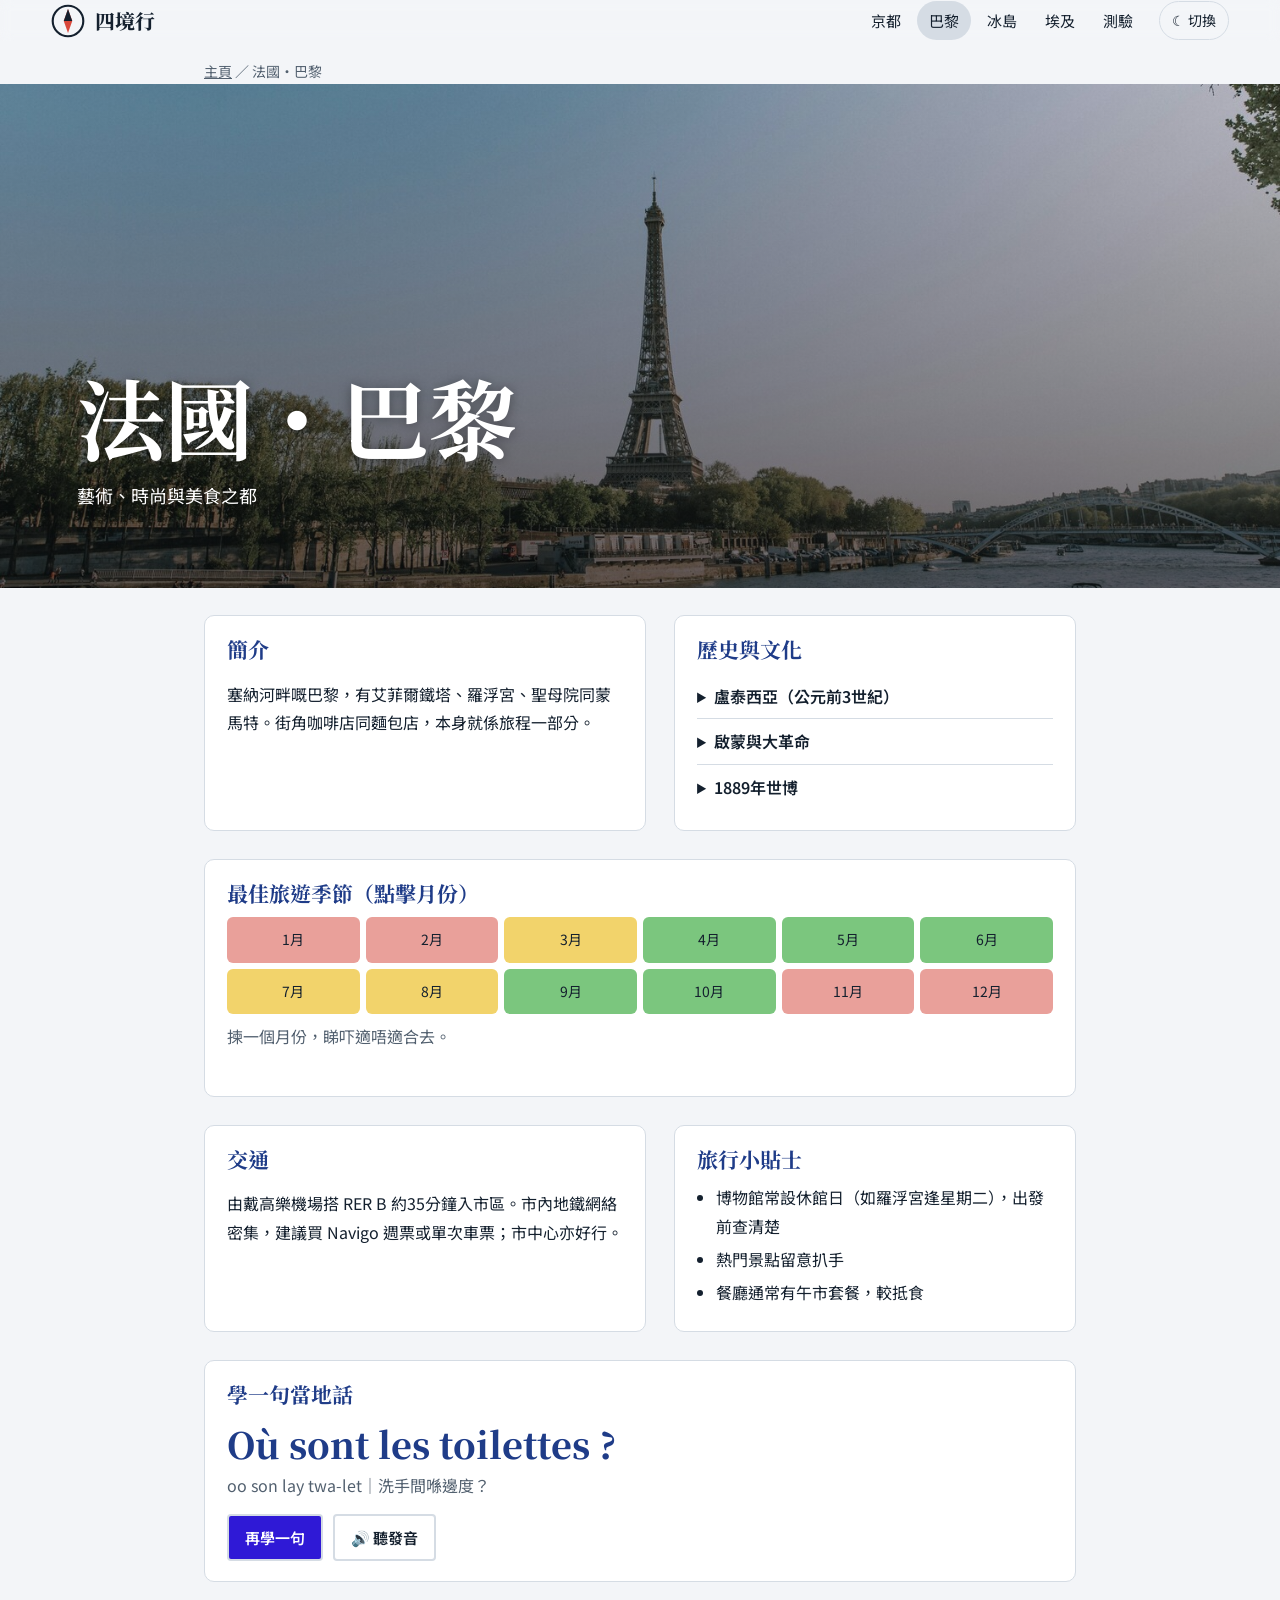
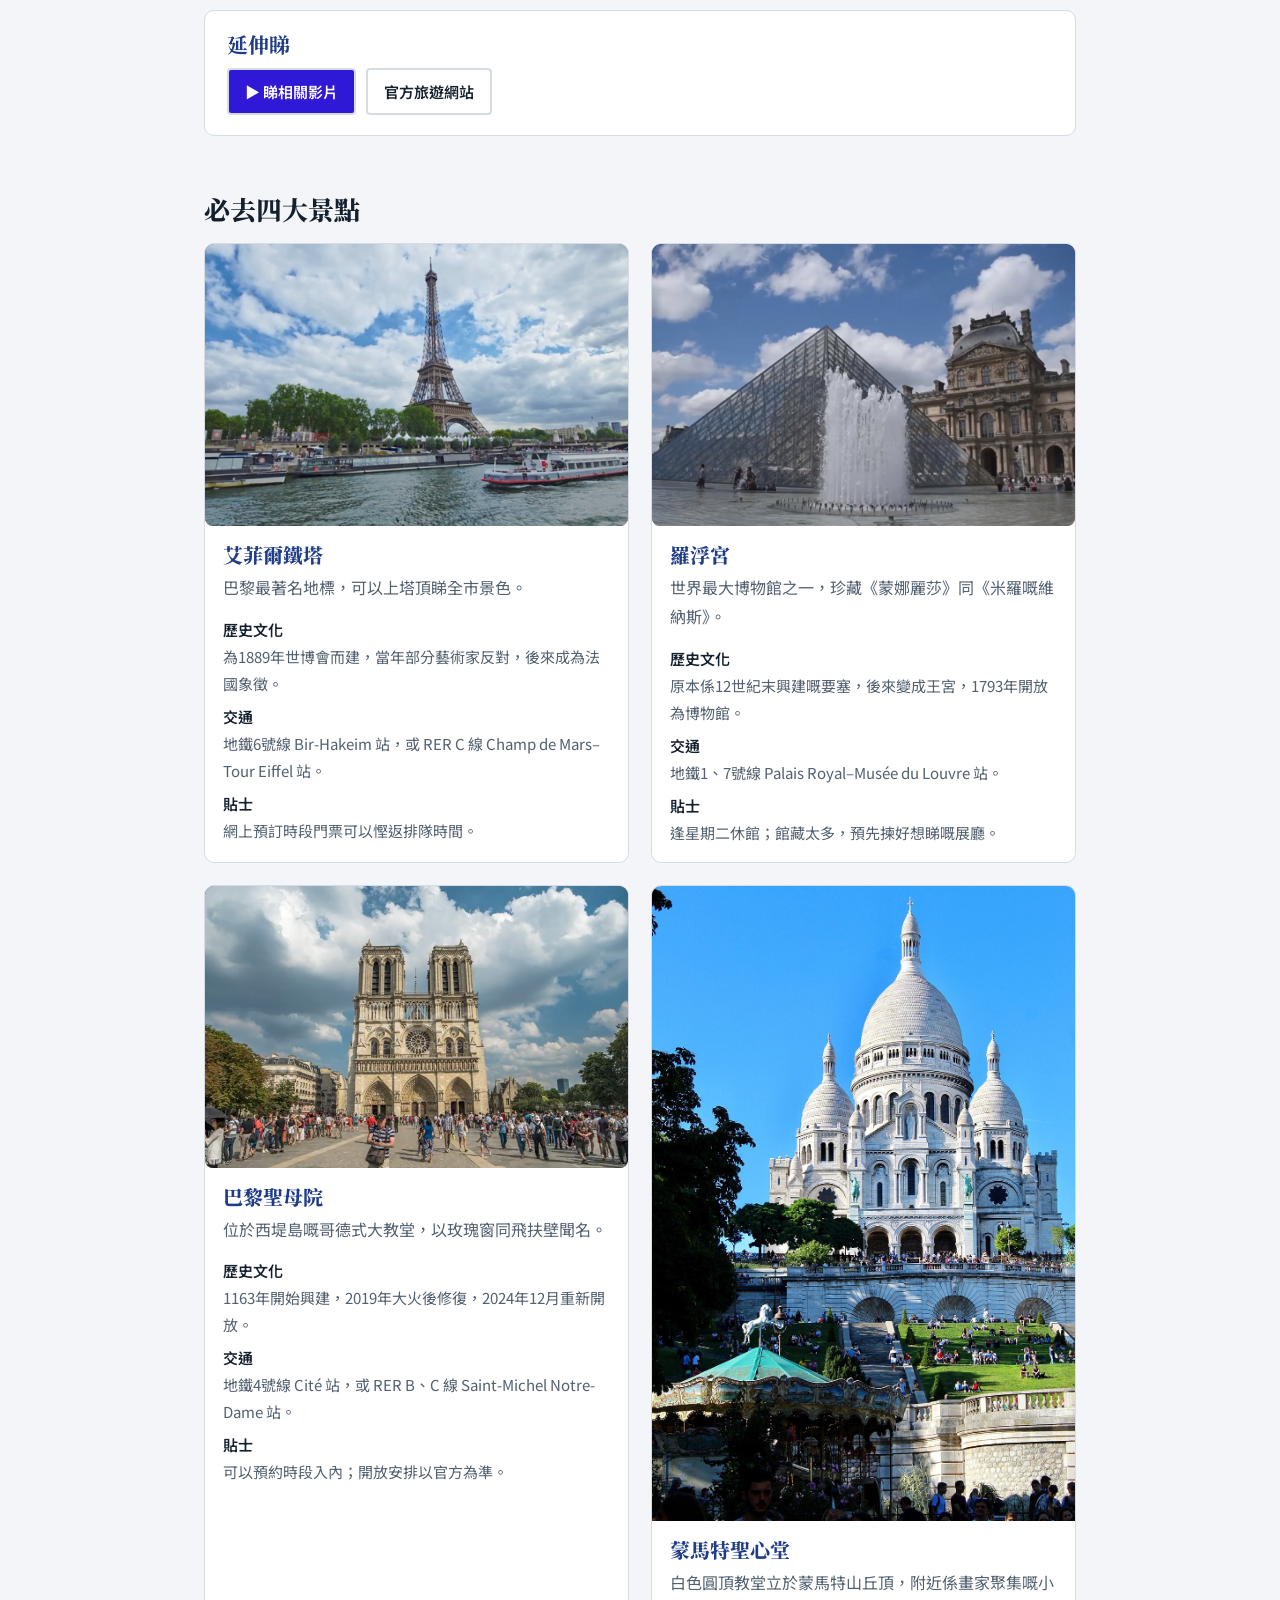
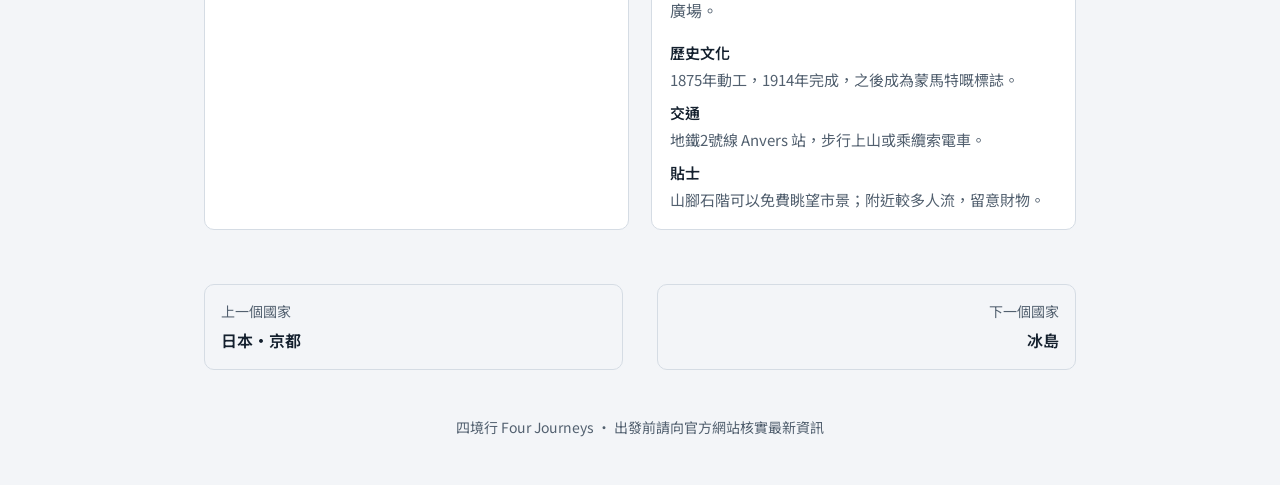
<file: paris.html>
<!DOCTYPE html>
<html lang="en">
    <head>
        <meta charset="utf-8">
        <meta name="viewport" content="width=device-width, initial-scale=1, viewport-fit=cover">
        <title>法國・巴黎｜四境行 Four Journeys</title>
        <meta name="description" content="法國・巴黎：塞納河畔嘅巴黎，有艾菲爾鐵塔、羅浮宮、聖母院同蒙馬特。街角咖啡店同麵包店，本身就係旅程一部分。">
        <link rel="stylesheet" href="https://fonts.googleapis.com/css2?family=Noto+Serif+TC:wght@500;800&family=Noto+Sans+TC:wght@400;600&display=swap">
        <link rel="stylesheet" href="css/styles.css">
        <link rel="icon" type="image/svg+xml" href="./svg/four-journeys-logo.svg">

    </head>
    <body class="paris">
        <header>
            <a class="logo" href="index.html" aria-label="四境行 回到主頁"><svg width="34" height="34" viewBox="0 0 40 40" aria-hidden="true"><circle cx="20" cy="20" r="18" fill="none" stroke="currentColor" stroke-width="2.5"/><path d="M20 6l5 14-5 14-5-14z" fill="#d9483b"/><path d="M20 6l5 14h-10z" fill="currentColor"/></svg>四境行</a>
            <nav aria-label="國家導覽">
                <a href="kyoto.html">京都</a>
                <a href="paris.html" class="on">巴黎</a>
                <a href="iceland.html">冰島</a>
                <a href="egypt.html">埃及</a>
                <a href="quiz.html">測驗</a>
            </nav>
            <button id="theme" aria-label="切換深淺色">☾ 切換</button>
        </header>
        <main>
            <p class="crumb"><a href="index.html">主頁</a> ／ 法國・巴黎</p>
            
            <section class="hero_2" role="img" aria-label="巴黎艾菲爾鐵塔">
                <div>
                    <h1>法國・巴黎</h1>
                    <p>藝術、時尚與美食之都</p>
                </div>
            </section>
            
            <div class="bodyg">
                <div class="box">
                    <h3>簡介</h3>
                    <p>塞納河畔嘅巴黎，有艾菲爾鐵塔、羅浮宮、聖母院同蒙馬特。街角咖啡店同麵包店，本身就係旅程一部分。</p>
                </div>
                <div class="box">
                    <h3>歷史與文化</h3>
                    <details>
                        <summary>盧泰西亞（公元前3世紀）</summary>
                        <p>巴黎西堤島原有高盧部落巴黎西人聚居，後來羅馬人建城，名為盧泰西亞。</p>
                    </details>
                    <details>
                        <summary>啟蒙與大革命</summary>
                        <p>18世紀沙龍文化帶動啟蒙思想，1789年法國大革命由此改寫歐洲歷史。</p>
                    </details>
                    <details>
                        <summary>1889年世博</summary>
                        <p>艾菲爾鐵塔為世博會而建，原本只打算暫時保留，後來成為城市象徵。</p>
                    </details>
                </div>
                <div class="box wide">
                    <h3>最佳旅遊季節（點擊月份）</h3>
                    <div class="m" id="monthGrid">
                        <button class="r1" aria-pressed="false" data-i="0">1月</button>
                        <button class="r1" aria-pressed="false" data-i="1">2月</button>
                        <button class="r2" aria-pressed="false" data-i="2">3月</button>
                        <button class="r3" aria-pressed="false" data-i="3">4月</button>
                        <button class="r3" aria-pressed="false" data-i="4">5月</button>
                        <button class="r3" aria-pressed="false" data-i="5">6月</button>
                        <button class="r2" aria-pressed="false" data-i="6">7月</button>
                        <button class="r2" aria-pressed="false" data-i="7">8月</button>
                        <button class="r3" aria-pressed="false" data-i="8">9月</button>
                        <button class="r3" aria-pressed="false" data-i="9">10月</button>
                        <button class="r1" aria-pressed="false" data-i="10">11月</button>
                        <button class="r1" aria-pressed="false" data-i="11">12月</button>
                    </div>
                    <p class="note" aria-live="polite">揀一個月份，睇吓適唔適合去。</p>
                </div>
                <div class="box">
                    <h3>交通</h3>
                    <p>由戴高樂機場搭 RER B 約35分鐘入市區。市內地鐵網絡密集，建議買 Navigo 週票或單次車票；市中心亦好行。</p>
                </div>
                <div class="box">
                    <h3>旅行小貼士</h3>
                    <ul>
                        <li>博物館常設休館日（如羅浮宮逢星期二），出發前查清楚</li>
                        <li>熱門景點留意扒手</li>
                        <li>餐廳通常有午市套餐，較抵食</li>
                    </ul>
                </div>
                <div class="box wide" id="phraseBox">
                    <h3>學一句當地話</h3>
                    <p class="phrase" id="phraseText" aria-live="polite"></p>
                    <p class="phrase-sub" id="phraseSub"></p>
                    <div class="btns">
                        <a href="#" id="phraseBtn">再學一句</a>
                        <a href="#" class="o" id="phraseSay" hidden>🔊 聽發音</a>
                    </div>
                </div>
                <div class="box wide">
                    <h3>延伸睇</h3>
                    <div class="btns">
                        <a href="https://www.youtube.com/results?search_query=巴黎+旅遊+介紹" target="_blank" rel="noopener">▶ 睇相關影片</a>
                        <a class="o" href="https://parisjetaime.com/" target="_blank" rel="noopener">官方旅遊網站</a>
                    </div>
                </div>
            </div>
            <section class="atts" id="spots">
                <h3>必去四大景點</h3>
                <div class="attg">
                    <article class="att">
 
                        <!-- <div class="ph">
                            <img src="./images/艾菲爾鐵塔.jpg" alt="艾菲爾鐵塔" loading="lazy" onerror="this.hidden=true;this.nextElementSibling.hidden=false">
                        </div> -->
 
                        <div class="media-hover-container">
                        <!-- Static Image -->
                        <div class="ph">
                            <img class="static-image" src="./images/法國巴黎_video.png" alt="艾菲爾鐵塔" loading="lazy" onerror="this.hidden=true;this.nextElementSibling.hidden=false">
                        </div>
                        
                        <!-- Video (Hidden by default) -->
                        <video class="hover-video" muted loop playsinline preload="metadata">
                            <source src="./videos/spots/法國/法國巴黎.mp4" type="video/mp4">
                        </video>
                        </div>
 
                        <h4>艾菲爾鐵塔</h4>
                        <p>巴黎最著名地標，可以上塔頂睇全市景色。</p>
                        <dl>
                            <dt>歷史文化</dt>
                            <dd>為1889年世博會而建，當年部分藝術家反對，後來成為法國象徵。</dd>
                            <dt>交通</dt>
                            <dd>地鐵6號線 Bir-Hakeim 站，或 RER C 線 Champ de Mars–Tour Eiffel 站。</dd>
                            <dt>貼士</dt>
                            <dd>網上預訂時段門票可以慳返排隊時間。</dd>
                        </dl>
                    </article>
                    <article class="att">
                        
                        
 
                        
                        <div class="media-hover-container">
                        <!-- Static Image -->
                        <div class="ph">
                            <img class="static-image" src="./images/羅浮宮_video.png" alt="羅浮宮" loading="lazy" onerror="this.hidden=true;this.nextElementSibling.hidden=false">
                        </div>
                        
                        <!-- Video (Hidden by default) -->
                        <video class="hover-video" muted loop playsinline preload="metadata">
                            <source src="./videos/spots/法國/羅浮宮.mp4" type="video/mp4">
                        </video>
                        </div>

                        
                        
                        <h4>羅浮宮</h4>
                        <p>世界最大博物館之一，珍藏《蒙娜麗莎》同《米羅嘅維納斯》。</p>
                        <dl>
                            <dt>歷史文化</dt>
                            <dd>原本係12世紀末興建嘅要塞，後來變成王宮，1793年開放為博物館。</dd>
                            <dt>交通</dt>
                            <dd>地鐵1、7號線 Palais Royal–Musée du Louvre 站。</dd>
                            <dt>貼士</dt>
                            <dd>逢星期二休館；館藏太多，預先揀好想睇嘅展廳。</dd>
                        </dl>
                    </article>
                    <article class="att">
                        
 
                        <div class="media-hover-container">
                        <!-- Static Image -->
                        <div class="ph">
                            <img class="static-image" src="./images/巴黎聖母院_video.png" alt="巴黎聖母院" loading="lazy" onerror="this.hidden=true;this.nextElementSibling.hidden=false">
                        </div>
                        
                        <!-- Video (Hidden by default) -->
                        <video class="hover-video" muted loop playsinline preload="metadata">
                            <source src="./videos/spots/法國/巴黎聖母院.mp4" type="video/mp4">
                        </video>
                        </div>

                        <h4>巴黎聖母院</h4>
                        <p>位於西堤島嘅哥德式大教堂，以玫瑰窗同飛扶壁聞名。</p>
                        <dl>
                            <dt>歷史文化</dt>
                            <dd>1163年開始興建，2019年大火後修復，2024年12月重新開放。</dd>
                            <dt>交通</dt>
                            <dd>地鐵4號線 Cité 站，或 RER B、C 線 Saint-Michel Notre-Dame 站。</dd>
                            <dt>貼士</dt>
                            <dd>可以預約時段入內；開放安排以官方為準。</dd>
                        </dl>
                    </article>
                    <article class="att">
                        <div class="ph">
                            <img src="./images/蒙馬特聖心堂.jpg" alt="蒙馬特聖心堂" loading="lazy" onerror="this.hidden=true;this.nextElementSibling.hidden=false">
                        </div>
                        <h4>蒙馬特聖心堂</h4>
                        <p>白色圓頂教堂立於蒙馬特山丘頂，附近係畫家聚集嘅小廣場。</p>
                        <dl>
                            <dt>歷史文化</dt>
                            <dd>1875年動工，1914年完成，之後成為蒙馬特嘅標誌。</dd>
                            <dt>交通</dt>
                            <dd>地鐵2號線 Anvers 站，步行上山或乘纜索電車。</dd>
                            <dt>貼士</dt>
                            <dd>山腳石階可以免費眺望市景；附近較多人流，留意財物。</dd>
                        </dl>
                    </article>
                </div>
            </section>
            <nav class="pager" aria-label="上一個／下一個國家">
                <a href="kyoto.html">上一個國家<span>日本・京都</span></a>
                <a class="next" href="iceland.html">下一個國家<span>冰島</span></a>
            </nav>
        </main>
        <footer>四境行 Four Journeys ・ 出發前請向官方網站核實最新資訊</footer>
        <script src="javascript/javascript.js"></script>
        <script>
            const NT = {1: "寒冷、日短，勝在人少同酒店價錢較低。", 2: "天氣適中，景點人流較多。", 3: "氣候舒適、日照長，最適合散步同戶外活動。"};
            const MO = ['1月', '2月', '3月', '4月', '5月', '6月', '7月', '8月', '9月', '10月', '11月', '12月'];
            const grid = document.getElementById('monthGrid');
            grid.addEventListener('click', ev => {
                const b = ev.target.closest('button');
                if (!b) return;
                grid.querySelectorAll('button').forEach(x => x.setAttribute('aria-pressed','false'));
                b.setAttribute('aria-pressed','true');
                const cls = [...b.classList].find(x => x.startsWith('r'));
                const r = cls ? cls.slice(1) : '2';
                const label = {'1':'不太建議。','2':'普通。','3':'最推薦。'}[r];
                grid.nextElementSibling.textContent = MO[+b.dataset.i] + '：' + label + (NT[r] || '');
            });
        </script>
    </body>
</html>
</file>
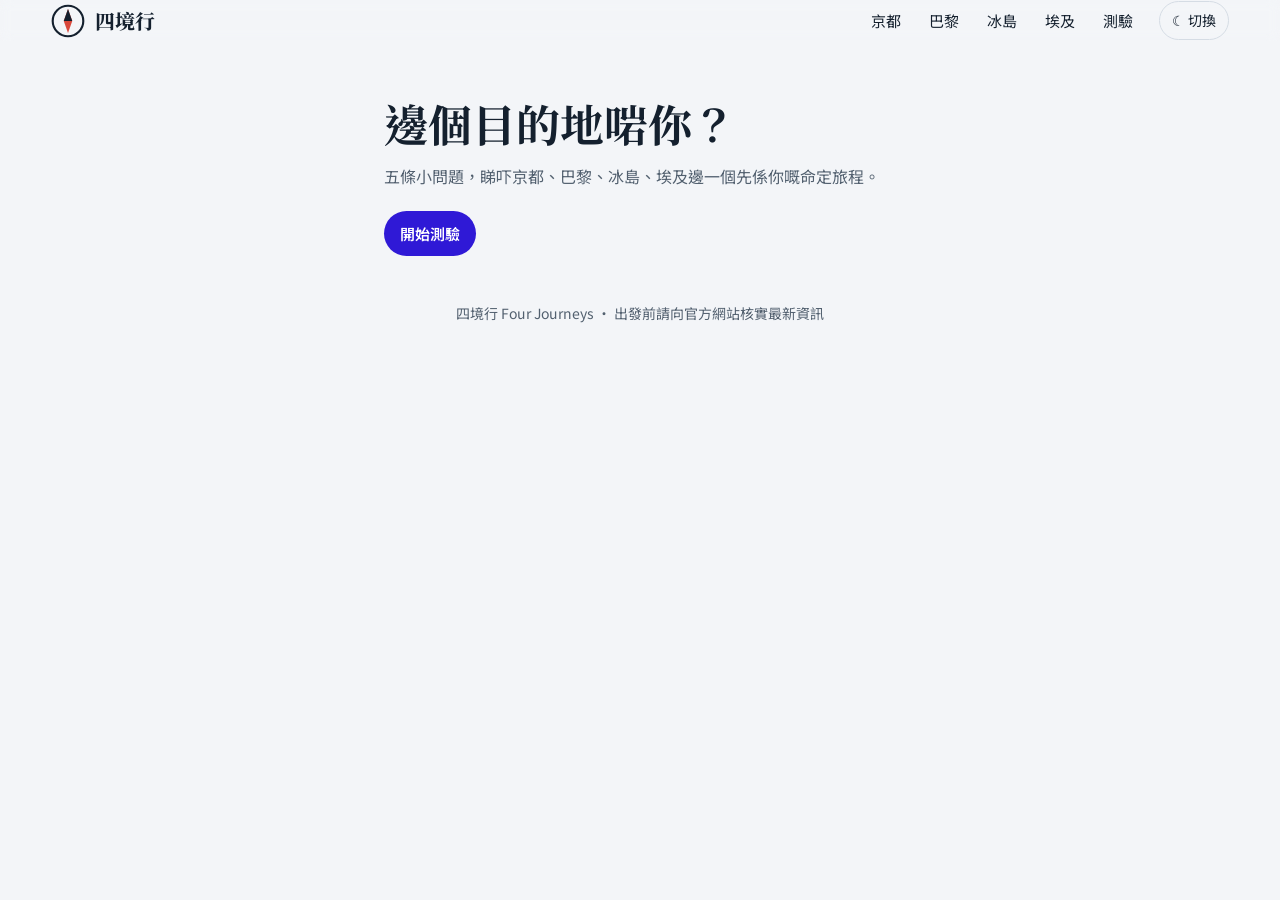
<file: quiz.html>
<!DOCTYPE html>
<html lang="zh-Hant-HK">
<head>
    <meta charset="utf-8">
    <meta name="viewport" content="width=device-width, initial-scale=1, viewport-fit=cover">
    <title>旅行性格測驗｜四境行 Four Journeys</title>
    <meta name="description" content="五條小問題，睇吓京都、巴黎、冰島、埃及邊一個先係你嘅命定旅程。">
    <link rel="stylesheet" href="https://fonts.googleapis.com/css2?family=Noto+Serif+TC:wght@500;800&family=Noto+Sans+TC:wght@400;600&display=swap">
    <link rel="stylesheet" href="css/styles.css">
    <link rel="icon" type="image/svg+xml" href="svg/four-journeys-logo.svg">
</head>

<body>
    <header>
        <a class="logo" href="index.html" aria-label="四境行 回到主頁"><svg width="34" height="34" viewBox="0 0 40 40" aria-hidden="true"><circle cx="20" cy="20" r="18" fill="none" stroke="currentColor" stroke-width="2.5"/><path d="M20 6l5 14-5 14-5-14z" fill="#d9483b"/><path d="M20 6l5 14h-10z" fill="currentColor"/></svg>四境行</a>
        <nav aria-label="國家導覽">
            <a href="kyoto.html">京都</a>
            <a href="paris.html">巴黎</a>
            <a href="iceland.html">冰島</a>
            <a href="egypt.html">埃及</a>
            <a href="quiz.html">測驗</a>
        </nav>
        <button id="theme" type="button" aria-label="切換深淺色">☾ 切換</button>
    </header>

    <!-- 重點：.qz 係測驗頁所有樣式嘅外層，冇呢個 class 就會「冇 CSS」 -->
    <main class="qz" id="app"></main>

    <footer>四境行 Four Journeys ・ 出發前請向官方網站核實最新資訊</footer>

    <script src="javascript/javascript.js"></script>
    <script>
    (function () {
        const app = document.getElementById('app');

        const places = {
            kyoto:   {name:'日本・京都', href:'kyoto.html',   desc:'你鍾意靜、慢同細節。古寺、庭園同四季變化，最啱你。'},
            paris:   {name:'法國・巴黎', href:'paris.html',   desc:'你重視藝術、美食同生活情趣。博物館、咖啡店同街頭漫步就係你嘅節奏。'},
            iceland: {name:'冰島',       href:'iceland.html', desc:'你渴望大自然同冒險。極光、火山、瀑布同廣闊風景會令你重新充電。'},
            egypt:   {name:'埃及',       href:'egypt.html',   desc:'你著迷歷史同文明。金字塔、神廟同尼羅河會滿足你嘅好奇心。'}
        };

        const qs = [
            {q:'你理想嘅早上係點樣？', o:[['喺安靜嘅庭園或茶室飲茶','kyoto'],['喺街角咖啡店食牛角包','paris'],['喺山野或溫泉入面醒嚟','iceland'],['天未光就出發睇日出古蹟','egypt']]},
            {q:'旅行時你最想帶走啲乜？', o:[['平靜嘅心情','kyoto'],['一件好睇嘅藝術品或衫','paris'],['一張震撼嘅風景相','iceland'],['一個關於古文明嘅故事','egypt']]},
            {q:'你最鍾意邊種天氣？', o:[['秋天嘅紅葉、春天嘅櫻花','kyoto'],['微涼、有啲文藝感嘅陰天','paris'],['寒冷清澈、有機會見到極光','iceland'],['乾爽猛烈嘅陽光','egypt']]},
            {q:'邊種行程令你最興奮？', o:[['行遍古寺同小巷','kyoto'],['逛博物館同米芝蓮餐廳','paris'],['駕車追瀑布同冰川','iceland'],['入金字塔、遊尼羅河','egypt']]},
            {q:'朋友形容你係……', o:[['沉靜、細心','kyoto'],['浪漫、有品味','paris'],['獨立、愛冒險','iceland'],['好奇、愛研究','egypt']]}
        ];

        let sc, n;

        function intro() {
            app.innerHTML = '<h1>邊個目的地啱你？</h1><p class="lead">五條小問題，睇吓京都、巴黎、冰島、埃及邊一個先係你嘅命定旅程。</p><div class="btns"><a href="#" id="go">開始測驗</a></div>';
            document.getElementById('go').onclick = e => { e.preventDefault(); sc = {kyoto:0, paris:0, iceland:0, egypt:0}; n = 0; ask(); };
        }

        function ask() {
            const item = qs[n];
            let html = '<div class="qbar"><i style="width:' + (n / qs.length * 100) + '%"></i></div>' +
                       '<p class="lead">第 ' + (n + 1) + ' / ' + qs.length + ' 題</p><h2>' + item.q + '</h2>';
            item.o.forEach((o, i) => { html += '<button type="button" class="opt" data-i="' + i + '">' + o[0] + '</button>'; });
            app.innerHTML = html;
            app.querySelectorAll('.opt').forEach(b => b.onclick = () => {
                sc[item.o[+b.dataset.i][1]]++;
                n++;
                n < qs.length ? ask() : result();
            });
        }

        function result() {
            const keys = Object.keys(sc);
            const win = keys.reduce((a, b) => sc[b] > sc[a] ? b : a);
            const p = places[win];
            let html = '<div class="qbar"><i style="width:100%"></i></div>' +
                       '<h1>你嘅命定旅程：' + p.name + '</h1><p class="lead">' + p.desc + '</p>';
            keys.forEach(k => {
                html += '<div class="rbar"><span>' + places[k].name.split('・').pop() + '</span><b><i style="width:' + (sc[k] / qs.length * 100) + '%"></i></b><span>' + sc[k] + '</span></div>';
            });
            html += '<div class="btns" style="margin-top:22px"><a href="' + p.href + '">睇 ' + p.name + ' 旅遊指南</a><a href="#" class="o" id="again">再玩一次</a></div>';
            app.innerHTML = html;
            document.getElementById('again').onclick = e => { e.preventDefault(); intro(); };
        }

        intro();
    })();
    </script>
</body>
</html>
</file>
<file: css/styles.css>
/* 四境行 Four Journeys － 全站樣式（所有 CSS 集中於此）【修正版 v3】 */

/* ===== 主題變數 ===== */
:root{
  --cursor-plane:url('../images/mouse_pointer/airplane64x64.png') 4 4, auto;      /* 一般區域（4 4 = 點擊熱點） */
  --cursor-plane-link:url('../images/mouse_pointer/airplane64x64.png') 4 4, pointer; /* 可點擊元素：圖片載入失敗時退回手指 */
  --a:#d9483b;                  /* 預設主題色（國家頁會用 .kyoto 等覆蓋；測驗頁冇國家 class 都有色） */
  --bg:#f3f5f8;
  --tx:#14202e;
  --mu:#52606f;
  --card:#fff;
  --ln:#d5dce4;
  --hover-ln:#333;              /* 按鈕 hover 邊框（支援深色模式） */
  --hdr:rgba(187,181,181,.8);   /* header 捲動後嘅背景 */
  --blue: #2f19d6;
}

@media(prefers-color-scheme:dark){
  :root:not([data-theme="light"]){
    --bg:#0e1520;
    --tx:#e8edf3;
    --mu:#9aa8b8;
    --card:#172231;
    --ln:#2a394b;
    --hover-ln:#e8edf3;
    --hdr:rgba(23,34,49,.85);
  }
}

:root[data-theme="dark"]{
  --bg:#0e1520;
  --tx:#e8edf3;
  --mu:#9aa8b8;
  --card:#172231;
  --ln:#2a394b;
  --hover-ln:#e8edf3;
  --hdr:rgba(23,34,49,.85);
}

/* ===== 基礎 ===== */
html{
  scroll-behavior:smooth;
  scroll-padding-top:64px;
}

*,*:before,*:after{ box-sizing:border-box }

body{
  margin:0;
  background:var(--bg);
  color:var(--tx);
  font:16px/1.8 "Noto Sans TC","PingFang HK","Microsoft JhengHei",sans-serif;
  padding-top:env(safe-area-inset-top,0px);
  padding-bottom:env(safe-area-inset-bottom,0px);
  overflow-x:hidden;   /* 舊瀏覽器 fallback */
  overflow-x:clip;     /* 新瀏覽器：唔會影響 sticky header */
  cursor:var(--cursor-plane);
}

video {
    background-color: #000000;
    object-fit: contain; /* 確保影片比例正確 */
}

.hero-video {
  background-color: #000000; /* Or match your site's background color */
}

h1,h2,h3{
  font-family:"Noto Serif TC","Songti TC",serif;
  line-height:1.3;
  margin:0;
}

a{ color:inherit }

:focus-visible{
  outline:3px solid #f2b705;
  outline-offset:2px;
}

/* ===== Header / 導覽 ===== */
header{
  position:sticky;
  top:env(safe-area-inset-top,0px);
  z-index:9999;
  display:flex;
  align-items:center;
  gap:14px;
  padding:1px 4vw;
  background:transparent;   /* 預設全透明，冇底線 */
  -webkit-backdrop-filter:blur(6px);   /* 輕微模糊，令導覽文字喺影片／內容上面睇得清 */
  backdrop-filter:blur(6px);
  transition:background-color .3s ease;
}

/* 捲動後（由 JS 加上 .scrolled）先加背景色，模糊維持不變 */
header.scrolled{
  background:var(--hdr);
}

/* 有全版影片 Hero 嘅頁面：header 浮喺影片上面（唔佔位）。
   body.has-hero 係主要做法；:has() 作後備，兩樣都唔會互相衝突 */
body.has-hero header,
body:has(.hero) header{
  position:fixed;
  top:env(safe-area-inset-top,0px);
  left:0;
  right:0;
}

.logo{
  display:flex;
  align-items:center;
  gap:10px;
  text-decoration:none;
  font:800 20px "Noto Serif TC",serif;
  white-space:nowrap;
}

nav{
  display:flex;
  gap:4px;
  margin-left:auto;
  overflow-x:auto;
  min-width:0;               /* 令 nav 可以收窄，唔會撐爆 header */
  scrollbar-width:none;      /* Firefox：隱藏 scrollbar */
  -ms-overflow-style:none;   /* 舊 Edge */
}

nav::-webkit-scrollbar{ display:none }   /* Chrome / Safari：隱藏 scrollbar */

nav a{
  padding:6px 12px;
  border-radius:99px;
  text-decoration:none;
  font-size:15px;
  white-space:nowrap;
}

nav a:hover,nav a.on{ background:var(--ln) }

#theme{
  border:1px solid var(--ln);
  background:none;
  color:inherit;
  border-radius:99px;
  padding:6px 12px;
  cursor:pointer;
  font:inherit;
  font-size:14px;
  flex:none;
}

footer{
  text-align:center;
  color:var(--mu);
  padding:5vh 4vw;
  font-size:14px;
}

/* ===== 舊款 Intro（其他頁面如仍有用到先會生效；主頁已唔再用） ===== */
.intro{
  position:relative;
  overflow:hidden;
  color:#fff;
  display:flex;
  align-items:center;
  justify-content:center;
  text-align:center;
  padding:7vh 6vw 1vh;
  max-width:1100px;
  margin:auto;
}

.intro-video{
  position:absolute;
  top:50%;
  left:50%;
  min-width:100%;
  min-height:100%;
  width:auto;
  height:auto;
  transform:translate(-50%,-50%);
  object-fit:cover;
  z-index:1;
}

.intro-overlay{
  position:absolute;
  inset:0;
  background:rgba(0,0,0,.2);
  z-index:2;
}

.intro-content{
  position:relative;
  z-index:3;
}

.intro h1{ font-size:clamp(34px,7vw,64px) }

.intro p{
  color:#fff;
  font-size:18px;
  max-width:34em;
}

/* ===== 圖片 hover 切換影片 ===== */
.media-hover-container{
  position:relative;
  display:inline-block;
  overflow:hidden;
  border-radius:8px;
  cursor:pointer;
}

.static-image,
.hover-video{
  width:100%;
  height:100%;
  object-fit:cover;
  position:absolute;
  top:0;
  left:0;
  transition:opacity .3s ease-in-out;
}

.hover-video{
  opacity:0;
  pointer-events:none;
}

.media-hover-container.is-playing .hover-video{ opacity:1 }
.media-hover-container.is-playing .static-image{ opacity:0 }

/* ===== 主頁卡片格 ===== */
.grid{
  width:100%;
  max-width:1500px;
  margin:0 auto;
  padding:2vh 5vw 1vh;
  display:grid;
  gap:22px;
  grid-template-columns:1fr 1fr;   /* 手機：兩欄 */
}

@media(min-width:720px){
  .grid{ grid-template-columns:repeat(4,1fr) }
}

@media(max-width:719px){
  .grid{
    padding-left:4vw;
    padding-right:4vw;
  }
  .card{ min-height:120px }
}

/* 卡片：主圖 + 暗色漸層；冇 --photo 時退回主題色漸層 */
.card{
  position:relative;
  text-decoration:none;
  color:#fff;
  border-radius:14px;
  overflow:hidden;
  min-height:150px;
  border:2px solid #fff;
  display:flex;
  align-items:flex-end;
  padding:10px;
  background-color:var(--a);
  background-image:
    linear-gradient(180deg,rgba(10,14,20,.05),rgba(10,14,20,.65)),
    var(--photo,linear-gradient(160deg,var(--a),var(--b)));
  background-size:cover;
  background-position:center;
  isolation:isolate;
  text-align:left;
  transition:transform .3s ease,box-shadow .3s ease;
}

.card:hover{
  transform:scale(1.05);
  box-shadow:0 12px 20px rgba(0,0,0,.15);
  outline:2px solid rgba(255,255,255,.6);
  outline-offset:-2px;
  z-index:10;
}

.card .t{ text-shadow:0 1px 12px rgba(0,0,0,.35) }
.card h2{ font-size:clamp(26px,4vw,34px) }
.card p{ margin:4px 0 0; font-size:16px }

/* ===== 國家頁 Hero（舊款） ===== */
.hero_2{
  position:relative;
  min-height:56vh;
  display:flex;
  align-items:flex-end;
  padding:6vw;
  color:#fff;
  background-color:var(--a);
  background-image:
    linear-gradient(180deg,rgba(10,14,20,.15),rgba(10,14,20,.6)),
    var(--photo,linear-gradient(160deg,var(--a),var(--b)));
  background-size:cover;
  background-position:center;
  overflow:hidden;
}

.hero_2 div{
  position:relative;
  max-width:560px;
  text-shadow:0 1px 12px rgba(0,0,0,.35);
}

.hero_2 h1{ font-size:clamp(40px,9vw,88px) }
.hero_2 p{ margin:6px 0 0; font-size:18px }

/* 已改用相片背景，裝飾 SVG 一律隱藏 */
.hero_2 svg,
.card svg{ display:none }

/* ===== 全版 Hero（影片） ===== */
.hero{
  position:relative;
  isolation:isolate;       /* 建立 stacking context：令影片 z-index:-2 唔會跌到 body 背景後面 */
  min-height:100vh;
  min-height:100svh;       /* 手機網址列會令 100vh 偏高，支援嘅瀏覽器改用 svh */
  width:100%;
  display:flex;
  align-items:center;
  justify-content:center;
  padding:90px 0 40px;     /* 避開浮動 header，內容多過螢幕時 hero 會自動撐高 */
  overflow:hidden;         /* 只用嚟裁切影片；hero 跟內容長高，唔會裁走卡片 */
}

.hero-video{
  position:absolute;
  top:50%;
  left:50%;
  width:100%;
  height:100%;
  z-index:-2;
  transform:translate(-50%,-50%);
  object-fit:cover;
  object-position:center;
  filter:brightness(.7) contrast(1.1);
  opacity:0;                       /* 雙 video 淡入淡出：冇 is-active 就隱藏 */
  transition:opacity .8s ease;
}
.hero-video.is-active{ opacity:1 }

.hero-overlay{
  position:absolute;
  inset:0;
  background:rgba(0,0,0,.15);
  z-index:-1;
}

.hero-content{
  position:relative;
  z-index:1;
  width:100%;
  max-width:1500px;
  text-align:center;
  padding:0 20px;
}

.hero-content h1{
  font-size:4rem;
  margin-bottom:20px;
  color:#fff;
}

.hero-content p{
  font-size:1.5rem;
  margin-bottom:30px;
  color:#fff;
}

#center-intro{
  color:#fff;
  text-shadow:0 1px 14px rgba(0,0,0,.45);
}

#center-intro p{
  font-size:clamp(16px,4vw,24px);
  line-height:1.5;
  max-width:34em;
  margin:0 auto;
}

#center-intro h1{
  font-size:clamp(32px,8vw,50px);
  margin-bottom:12px;
}

.hero-btn{
  padding:15px 30px;
  font-size:1.2rem;
  color:#fff;
  background-color:#007BFF;
  border:none;
  border-radius:5px;
  cursor:pointer;
  text-decoration:none;
  transition:background-color .3s ease;
}

.hero-btn:hover{ background-color:#0056b3 }

/* ===== 麵包屑 / 內容區 ===== */
.crumb{
  max-width:1000px;
  margin:18px auto 0;
  padding:0 5vw;
  font-size:14px;
  color:var(--mu);
}

.crumb a{
  color:inherit;
  text-decoration:underline;
}

.crumb a:hover{
  color:var(--accent, #120397);
}

.bodyg{
  max-width:1000px;
  margin:auto;
  padding:3vh 5vw 0;
  display:grid;
  gap:28px;
}

@media(min-width:800px){
  .bodyg{ grid-template-columns:1.1fr 1fr }
  .wide{ grid-column:1/-1 }
}

.box{
  background:var(--card);
  border:1px solid var(--ln);
  border-radius:10px;
  padding:20px 22px;
}

.box h3{
  font-size:21px;
  margin-bottom:10px;
  color:var(--a);
}

/* ===== 月份按鈕 ===== */
#monthGrid button{
  transition:border-color .2s ease,box-shadow .2s ease,transform .2s ease;
  cursor:pointer;
  border:2px solid transparent;
}

#monthGrid button:hover{
  border-color:var(--hover-ln);   /* 跟隨明／暗主題 */
  box-shadow:0 4px 10px rgba(0,0,0,.15);
}

#monthGrid button:active{ transform:scale(.98) }

/* ===== 摺疊 / 月曆 / 清單 ===== */
details{
  border-top:1px solid var(--ln);
  padding:8px 0;
}

details:first-of-type{ border-top:0 }

summary{ cursor:pointer; font-weight:600 }

details p{ margin:6px 0 4px; color:var(--mu) }

.m{
  display:grid;
  grid-template-columns:repeat(6,1fr);
  gap:6px;
  margin:8px 0;
}

.m button{
  border:0;
  border-radius:6px;
  padding:8px 0;
  cursor:pointer;
  font:inherit;
  font-size:14px;
  color:#14202e;
  background:var(--ln);
}

.m button.r3{ background:#7bc67e }
.m button.r2{ background:#f2d36b }
.m button.r1{ background:#e9a09a }
.m button[aria-pressed=true]{ outline:3px solid var(--tx) }

.note{
  min-height:3.4em;
  color:var(--mu);
  margin:0;
}

ul{ margin:0; padding-left:1.2em }
li{ margin:4px 0 }

/* ===== 按鈕群 ===== */
.btns{
  display:flex;
  flex-wrap:wrap;
  gap:10px;
}

.btns a{
  background:var(--blue);
  color:#fff;
  padding:9px 16px;
  border-radius:99px;
  text-decoration:none;
  font-weight:600;
  font-size:15px;
}

.btns a.o{
  background:none;
  color:var(--tx);
  border:1px solid var(--ln);
}

/* 寬版方塊內嘅按鈕：方角 + 邊框，hover 用主題色 */
.box.wide .btns a{
  display:inline-block;
  border:2px solid var(--ln);
  border-radius:4px;
  padding:8px 16px;
  transition:transform .3s ease,border-color .3s ease,background-color .3s ease;
}

.box.wide .btns a:hover{
  transform:scale(1.06);
  border-color:var(--a);
}

/* ===== 上／下一頁 ===== */
.pager{
  max-width:1000px;
  margin:6vh auto 0;
  padding:0 5vw;
  display:flex;
  justify-content:space-between;
  gap:12px;
}

.pager a{
  flex:1;
  max-width:48%;
  border:1px solid var(--ln);
  border-radius:10px;
  padding:14px 16px;
  text-decoration:none;
  font-size:14px;
  color:var(--mu);
}

.pager a span{
  display:block;
  color:var(--tx);
  font-weight:600;
  font-size:16px;
  margin-top:2px;
}

.pager a.next{ text-align:right }

/* ===== 景點卡片 ===== */
.att{
  background:var(--card);
  border:1px solid var(--ln);
  border-radius:10px;
  overflow:hidden;
  display:flex;
  flex-direction:column;
}

.att .ph{
  aspect-ratio:3/2;
  background:linear-gradient(160deg,var(--a),var(--b));
  display:flex;
  align-items:center;
  justify-content:center;
  text-align:center;
}

.att img{
  width:100%;
  height:100%;
  object-fit:cover;
}

.att .ph a{
  color:#fff;
  font-size:14px;
  padding:12px;
}

.att h4{
  font:800 20px "Noto Serif TC",serif;
  margin:14px 18px 4px;
  color:var(--a);
}

.att p{ margin:0 18px 8px; color:var(--mu) }

.att dl{ margin:0 18px 16px; font-size:15px }
.att dt{ font-weight:600; margin-top:6px }
.att dd{ margin:0; color:var(--mu) }

.atts{
  max-width:1000px;
  margin:6vh auto 0;
  padding:0 5vw;
}

.atts h3{
  font:800 26px "Noto Serif TC",serif;
  margin-bottom:16px;
}

.attg{
  display:grid;
  gap:22px;
  grid-template-columns:1fr;
}

@media(min-width:800px){
  .attg{ grid-template-columns:1fr 1fr }
}

/* 景點卡片同內容方塊嘅 hover 放大（幅度收細，減少遮擋相鄰元素） */
.attg .att,
.bodyg .box{
  transition:transform .3s ease,box-shadow .3s ease;
}

.attg .att:hover,
.bodyg .box:hover{
  transform:scale(1.03);
  box-shadow:0 10px 20px rgba(0,0,0,.15);
  z-index:10;   /* hover 時浮喺最面層 */
}

/* ===== 細屏（手機）：header 收細，導覽放得晒 =====
  注意：必須放喺 header / .logo / nav / #theme / .intro 基礎樣式「之後」，
   否則會被後面同優先級嘅基礎規則蓋返 */
@media(max-width:600px){
  header{ gap:8px; padding:4px 3vw }
  .logo{ font-size:17px; gap:6px }
  .logo svg,.logo img{ width:28px; height:28px }
  nav{ gap:0 }
  nav a{ padding:4px 8px; font-size:14px }
  #theme{ padding:4px 8px; font-size:13px }

  .intro{ padding-top:90px }

  /* 主頁 hero：手機頂部留多少少位畀 header */
  .hero{ padding-top:80px }
}

/* ===== 減少動態效果（系統設定） ===== */
@media(prefers-reduced-motion:reduce){
  html{ scroll-behavior:auto }

  *,*:before,*:after{
    transition:none !important;
    animation:none !important;
  }

  .card:hover,
  .attg .att:hover,
  .bodyg .box:hover,
  .box.wide .btns a:hover,
  #monthGrid button:active{
    transform:none;
  }
}

/* ===== 飛機游標：可點擊元素亦一律用飛機（否則會變返手指） ===== */
a,
button,
summary,
#theme,
.hero-btn,
.media-hover-container,
.m button,
#monthGrid button{
  cursor:var(--cursor-plane-link);
}

/* ===== 各國主題色同主圖（頁面 body 同主頁卡片共用） ===== */
.kyoto{
  --a:#a3262a;
  --b:#f08a5d;
  --photo:url('../images/Banner/伏見稻荷大社.jpg');
}

.paris{
  --a:#1f3c88;
  --b:#e0a458;
  --photo:url('../images/Banner/法國_02.jpg');
}

.iceland{
  --a:#0b6e6e;
  --b:#7b5ea7;
  --photo:url('../images/Banner/傑古沙龍冰河湖.jpg');
}

.egypt{
  --a:#a8741a;
  --b:#2a6f97;
  --photo:url('../images/Banner/埃及_02.jpg');
}

/* ===== 測驗頁 + 當地用語（新增） ===== */
.qz{max-width:640px;margin:0 auto;padding:3vh 5vw 0}
.qz h1{font-size:clamp(30px,8vw,44px);margin:3vh 0 10px}
.qz h2{font-size:clamp(22px,5vw,28px);margin:0 0 18px}
.qz .lead{color:var(--mu);margin:0 0 20px}
.qbar{height:6px;background:var(--ln);border-radius:9px;overflow:hidden;margin:3vh 0 8px}
.qbar i{display:block;height:100%;width:0;background:var(--tx);transition:width .35s}
.opt{display:block;width:100%;text-align:left;font:inherit;color:var(--tx);background:var(--card);border:2px solid var(--ln);border-radius:10px;padding:12px 16px;margin:0 0 10px;cursor:var(--cursor-plane-link);transition:border-color .2s,transform .2s}
.opt:hover{border-color:var(--hover-ln)}
.opt:active{transform:scale(.98)}
.rbar{display:flex;align-items:center;gap:10px;font-size:14px;margin:6px 0}
.rbar span:first-child{width:3em}
.rbar b{flex:1;height:8px;background:var(--ln);border-radius:9px;overflow:hidden}
.rbar i{display:block;height:100%;background:var(--a);border-radius:9px}
.phrase{font:800 clamp(26px,6vw,36px) "Noto Serif TC",serif;color:var(--a);margin:4px 0 0}
.phrase-sub{color:var(--mu);margin:2px 0 14px}
</file>
